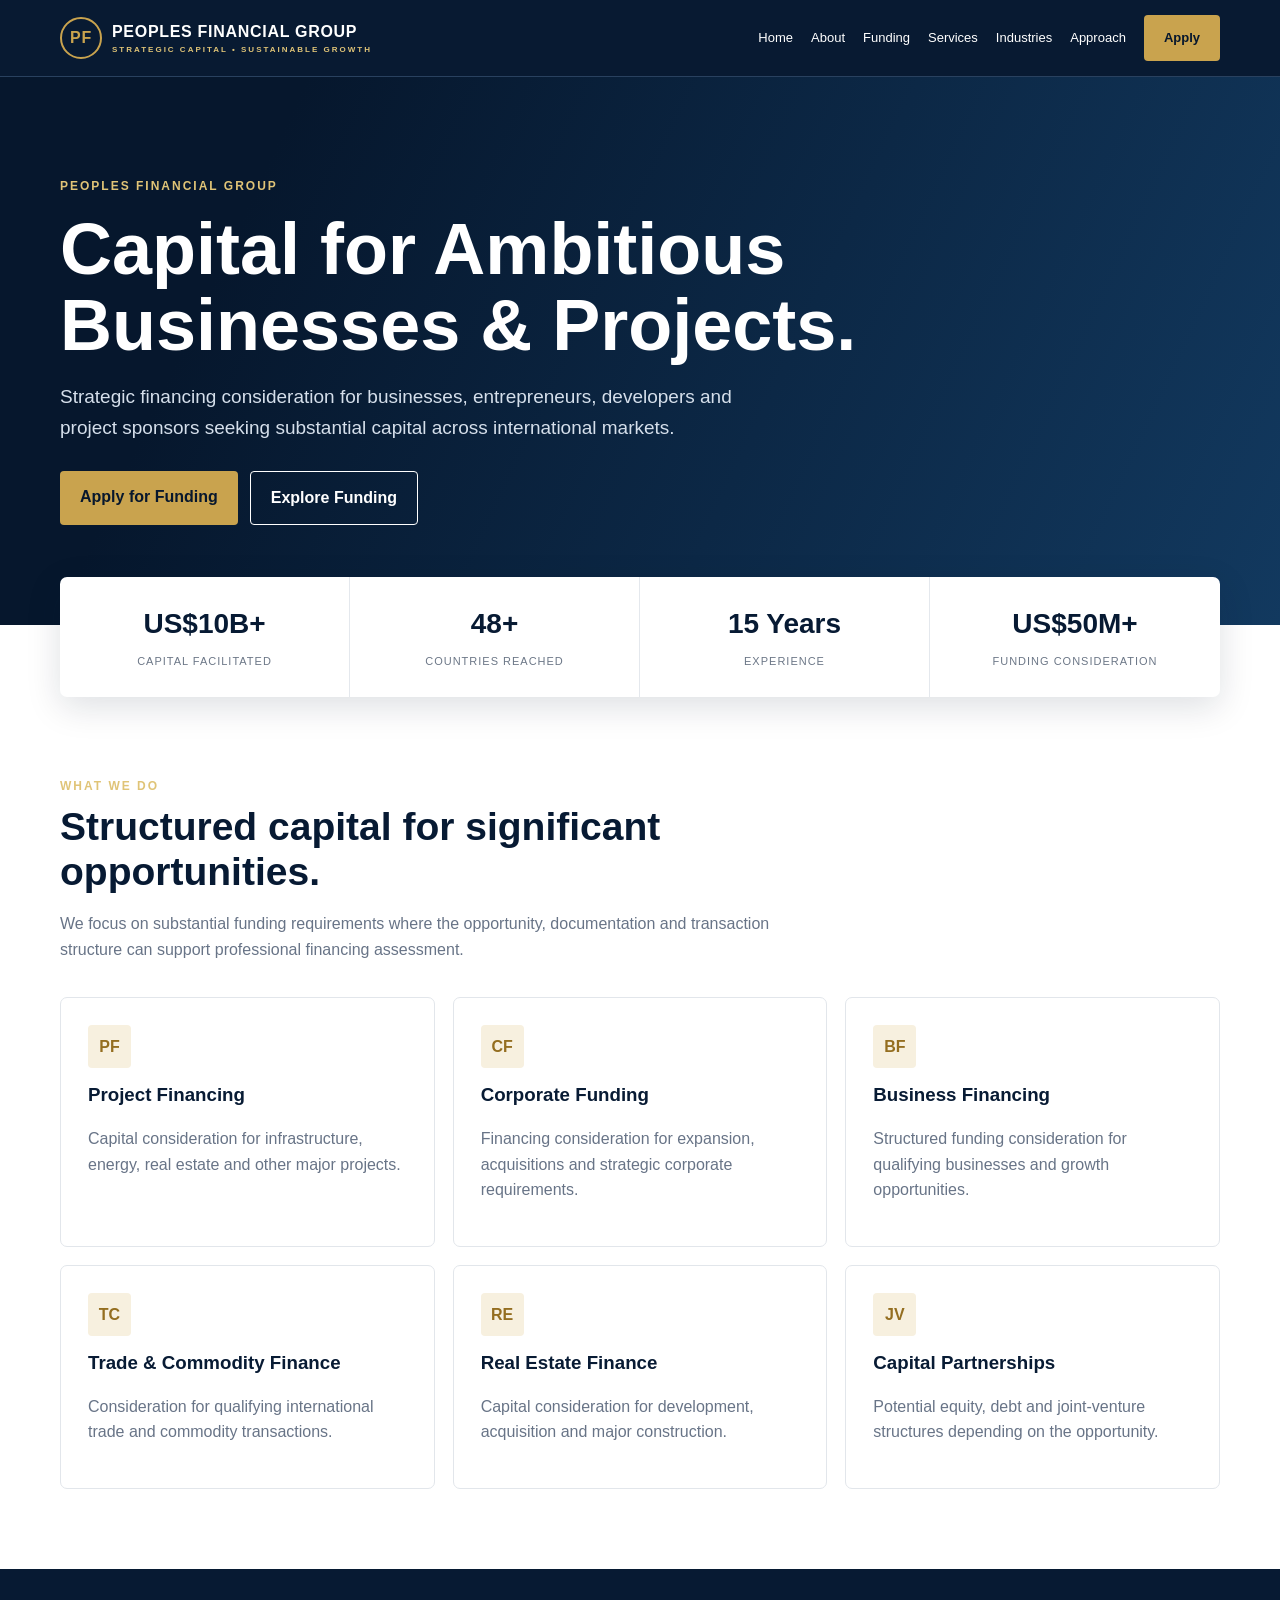
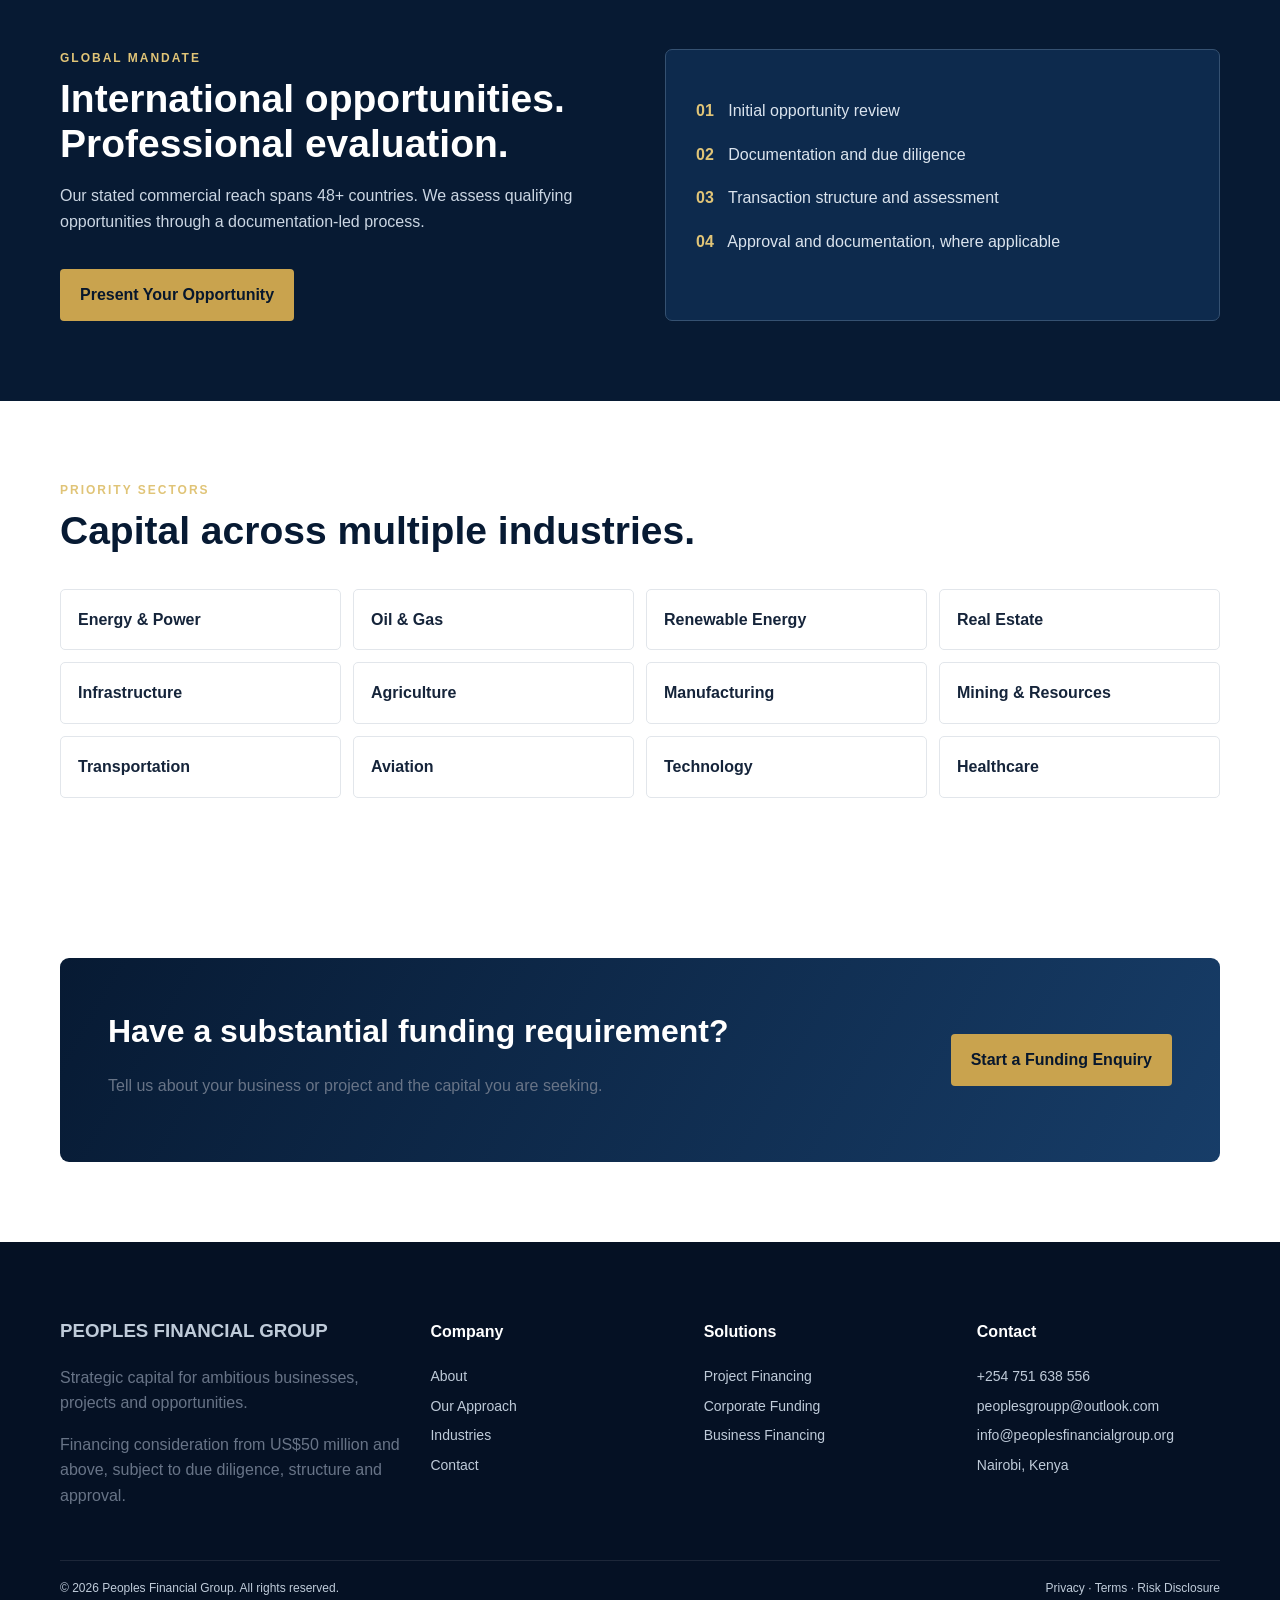
<file: index.html>
<!doctype html><html><head><meta charset="utf-8"><meta name="viewport" content="width=device-width,initial-scale=1"><title>Home | Peoples Financial Group</title><meta name="description" content="Peoples Financial Group — strategic capital and financing consideration from US$50 million and above."><link rel="stylesheet" href="assets/style.css">
<!-- Google tag (gtag.js) -->
<script async src="https://www.googletagmanager.com/gtag/js?id=AW-18564626756">
</script>
<script>
  window.dataLayer = window.dataLayer || [];
  function gtag(){dataLayer.push(arguments);}
  gtag('js', new Date());

  gtag('config', 'AW-18564626756');
</script>


</head>

<body><div class="nav"><div class="wrap navin"><a class="logo" href="index.html"><span class="mark">PF</span><span>PEOPLES FINANCIAL GROUP<small>STRATEGIC CAPITAL • SUSTAINABLE GROWTH</small></span></a><nav><a href="index.html">Home</a><a href="about.html">About</a><a href="funding.html">Funding</a><a href="services.html">Services</a><a href="industries.html">Industries</a><a href="approach.html">Approach</a><a class="btn gold" href="application.html">Apply</a></nav></div></div><main><section class="hero"><div class="wrap"><div class="ey">Peoples Financial Group</div><h1>Capital for Ambitious Businesses & Projects.</h1><p>Strategic financing consideration for businesses, entrepreneurs, developers and project sponsors seeking substantial capital across international markets.</p><div class="actions"><a class="btn gold" href="application.html">Apply for Funding</a><a class="btn outline" href="funding.html">Explore Funding</a></div></div></section><div class="wrap stats"><div class="stat"><b>US$10B+</b><span>Capital Facilitated</span></div><div class="stat"><b>48+</b><span>Countries Reached</span></div><div class="stat"><b>15 Years</b><span>Experience</span></div><div class="stat"><b>US$50M+</b><span>Funding Consideration</span></div></div><section><div class="wrap"><div class="head"><div class="ey">What We Do</div><h2>Structured capital for significant opportunities.</h2><p>We focus on substantial funding requirements where the opportunity, documentation and transaction structure can support professional financing assessment.</p></div><div class="grid"><div class="card"><div class="icon">PF</div><h3>Project Financing</h3><p>Capital consideration for infrastructure, energy, real estate and other major projects.</p></div><div class="card"><div class="icon">CF</div><h3>Corporate Funding</h3><p>Financing consideration for expansion, acquisitions and strategic corporate requirements.</p></div><div class="card"><div class="icon">BF</div><h3>Business Financing</h3><p>Structured funding consideration for qualifying businesses and growth opportunities.</p></div><div class="card"><div class="icon">TC</div><h3>Trade & Commodity Finance</h3><p>Consideration for qualifying international trade and commodity transactions.</p></div><div class="card"><div class="icon">RE</div><h3>Real Estate Finance</h3><p>Capital consideration for development, acquisition and major construction.</p></div><div class="card"><div class="icon">JV</div><h3>Capital Partnerships</h3><p>Potential equity, debt and joint-venture structures depending on the opportunity.</p></div></div></div></section><section class="dark"><div class="wrap split"><div><div class="ey">Global Mandate</div><div class="head"><h2>International opportunities. Professional evaluation.</h2><p>Our stated commercial reach spans 48+ countries. We assess qualifying opportunities through a documentation-led process.</p></div><a class="btn gold" href="application.html">Present Your Opportunity</a></div><div class="panel"><div class="check"><b>01</b> Initial opportunity review</div><div class="check"><b>02</b> Documentation and due diligence</div><div class="check"><b>03</b> Transaction structure and assessment</div><div class="check"><b>04</b> Approval and documentation, where applicable</div></div></div></section><section><div class="wrap"><div class="head"><div class="ey">Priority Sectors</div><h2>Capital across multiple industries.</h2></div><div class="sectors"><div class="sector">Energy & Power</div><div class="sector">Oil & Gas</div><div class="sector">Renewable Energy</div><div class="sector">Real Estate</div><div class="sector">Infrastructure</div><div class="sector">Agriculture</div><div class="sector">Manufacturing</div><div class="sector">Mining & Resources</div><div class="sector">Transportation</div><div class="sector">Aviation</div><div class="sector">Technology</div><div class="sector">Healthcare</div></div></div></section><section><div class="wrap"><div class="cta"><div><h2>Have a substantial funding requirement?</h2><p>Tell us about your business or project and the capital you are seeking.</p></div><a class="btn gold" href="application.html">Start a Funding Enquiry</a></div></div></section></main><footer><div class="wrap foot"><div><h3>PEOPLES FINANCIAL GROUP</h3><p>Strategic capital for ambitious businesses, projects and opportunities.</p><p>Financing consideration from US$50 million and above, subject to due diligence, structure and approval.</p></div><div><h4>Company</h4><a href="about.html">About</a><a href="approach.html">Our Approach</a><a href="industries.html">Industries</a><a href="contact.html">Contact</a></div><div><h4>Solutions</h4><a href="funding.html">Project Financing</a><a href="services.html">Corporate Funding</a><a href="services.html">Business Financing</a></div><div><h4>Contact</h4><a href="tel:+254751638556">+254 751 638 556</a><a href="mailto:peoplesgroupp@outlook.com">peoplesgroupp@outlook.com</a><a href="mailto:info@peoplesfinancialgroup.org">info@peoplesfinancialgroup.org</a><a href="contact.html">Nairobi, Kenya</a></div></div><div class="wrap legal"><span>© 2026 Peoples Financial Group. All rights reserved.</span><span><a href="privacy.html">Privacy</a> · <a href="terms.html">Terms</a> · <a href="risk.html">Risk Disclosure</a></span></div></footer></body></html>
</file>
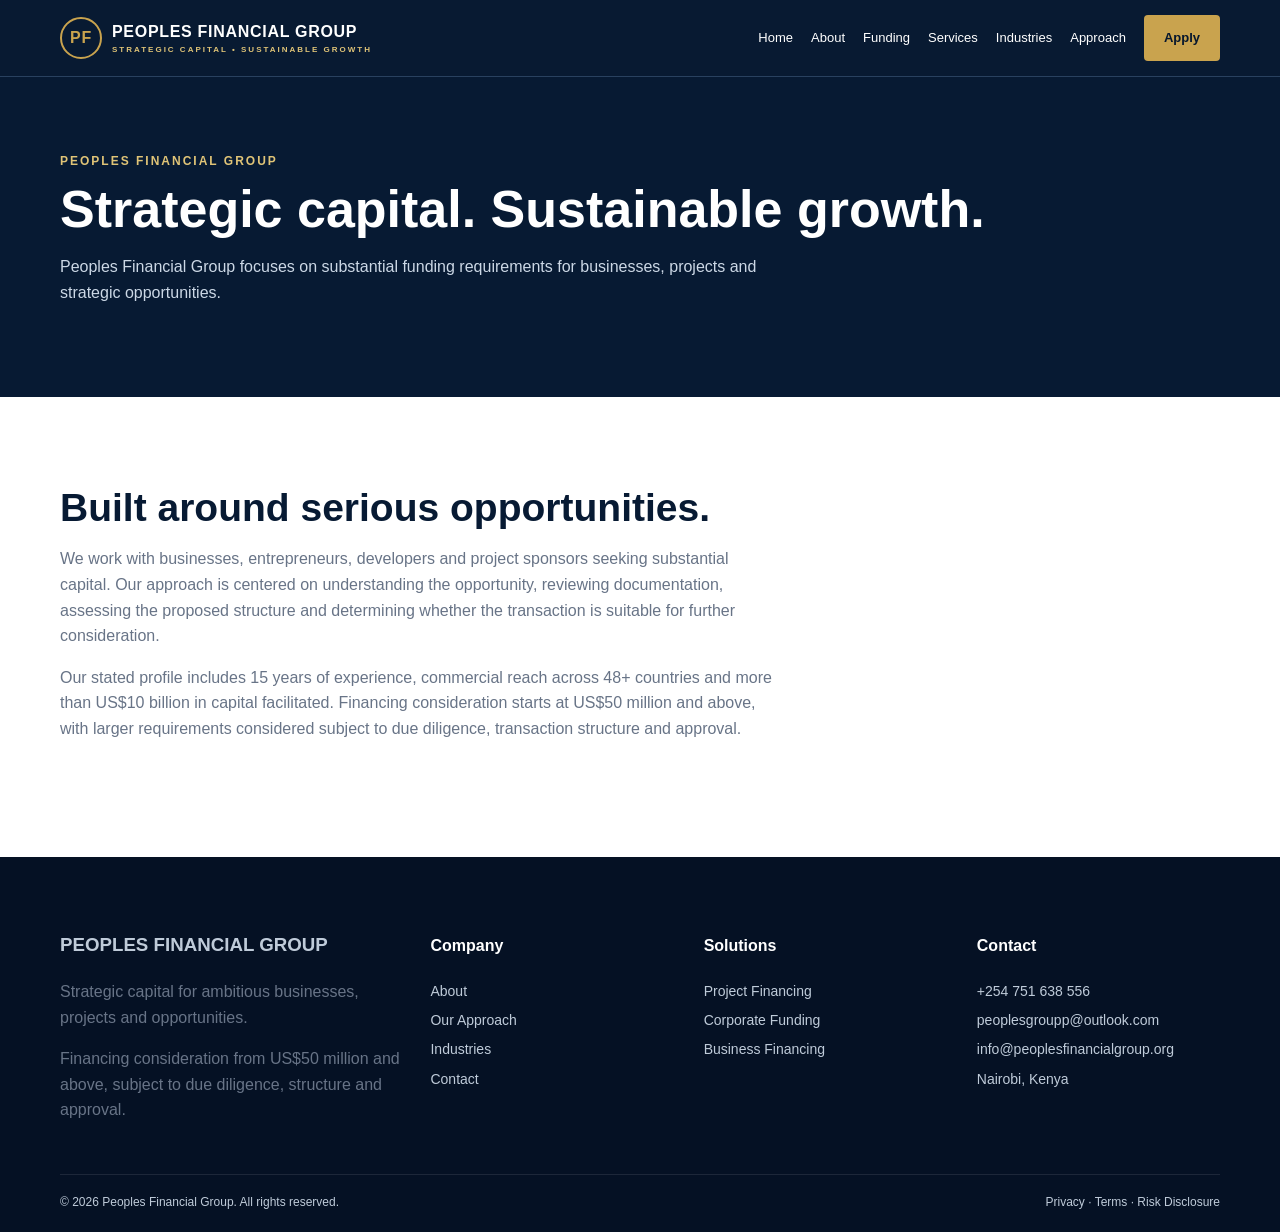
<file: about.html>
<!doctype html><html><head><meta charset="utf-8"><meta name="viewport" content="width=device-width,initial-scale=1"><title>About Us | Peoples Financial Group</title><meta name="description" content="Peoples Financial Group — strategic capital and financing consideration from US$50 million and above."><link rel="stylesheet" href="assets/style.css">
<!-- Google tag (gtag.js) -->
<script async src="https://www.googletagmanager.com/gtag/js?id=AW-18564626756">
</script>
<script>
  window.dataLayer = window.dataLayer || [];
  function gtag(){dataLayer.push(arguments);}
  gtag('js', new Date());

  gtag('config', 'AW-18564626756');
</script>


</head>

<body><div class="nav"><div class="wrap navin"><a class="logo" href="index.html"><span class="mark">PF</span><span>PEOPLES FINANCIAL GROUP<small>STRATEGIC CAPITAL • SUSTAINABLE GROWTH</small></span></a><nav><a href="index.html">Home</a><a href="about.html">About</a><a href="funding.html">Funding</a><a href="services.html">Services</a><a href="industries.html">Industries</a><a href="approach.html">Approach</a><a class="btn gold" href="application.html">Apply</a></nav></div></div><main><section class="page"><div class="wrap"><div class="ey">Peoples Financial Group</div><h1>Strategic capital. Sustainable growth.</h1><p>Peoples Financial Group focuses on substantial funding requirements for businesses, projects and strategic opportunities.</p></div></section><section><div class="wrap"><div class="head"><h2>Built around serious opportunities.</h2><p>We work with businesses, entrepreneurs, developers and project sponsors seeking substantial capital. Our approach is centered on understanding the opportunity, reviewing documentation, assessing the proposed structure and determining whether the transaction is suitable for further consideration.</p><p>Our stated profile includes 15 years of experience, commercial reach across 48+ countries and more than US$10 billion in capital facilitated. Financing consideration starts at US$50 million and above, with larger requirements considered subject to due diligence, transaction structure and approval.</p></div></div></section></main><footer><div class="wrap foot"><div><h3>PEOPLES FINANCIAL GROUP</h3><p>Strategic capital for ambitious businesses, projects and opportunities.</p><p>Financing consideration from US$50 million and above, subject to due diligence, structure and approval.</p></div><div><h4>Company</h4><a href="about.html">About</a><a href="approach.html">Our Approach</a><a href="industries.html">Industries</a><a href="contact.html">Contact</a></div><div><h4>Solutions</h4><a href="funding.html">Project Financing</a><a href="services.html">Corporate Funding</a><a href="services.html">Business Financing</a></div><div><h4>Contact</h4><a href="tel:+254751638556">+254 751 638 556</a><a href="mailto:peoplesgroupp@outlook.com">peoplesgroupp@outlook.com</a><a href="mailto:info@peoplesfinancialgroup.org">info@peoplesfinancialgroup.org</a><a href="contact.html">Nairobi, Kenya</a></div></div><div class="wrap legal"><span>© 2026 Peoples Financial Group. All rights reserved.</span><span><a href="privacy.html">Privacy</a> · <a href="terms.html">Terms</a> · <a href="risk.html">Risk Disclosure</a></span></div></footer></body></html>
</file>
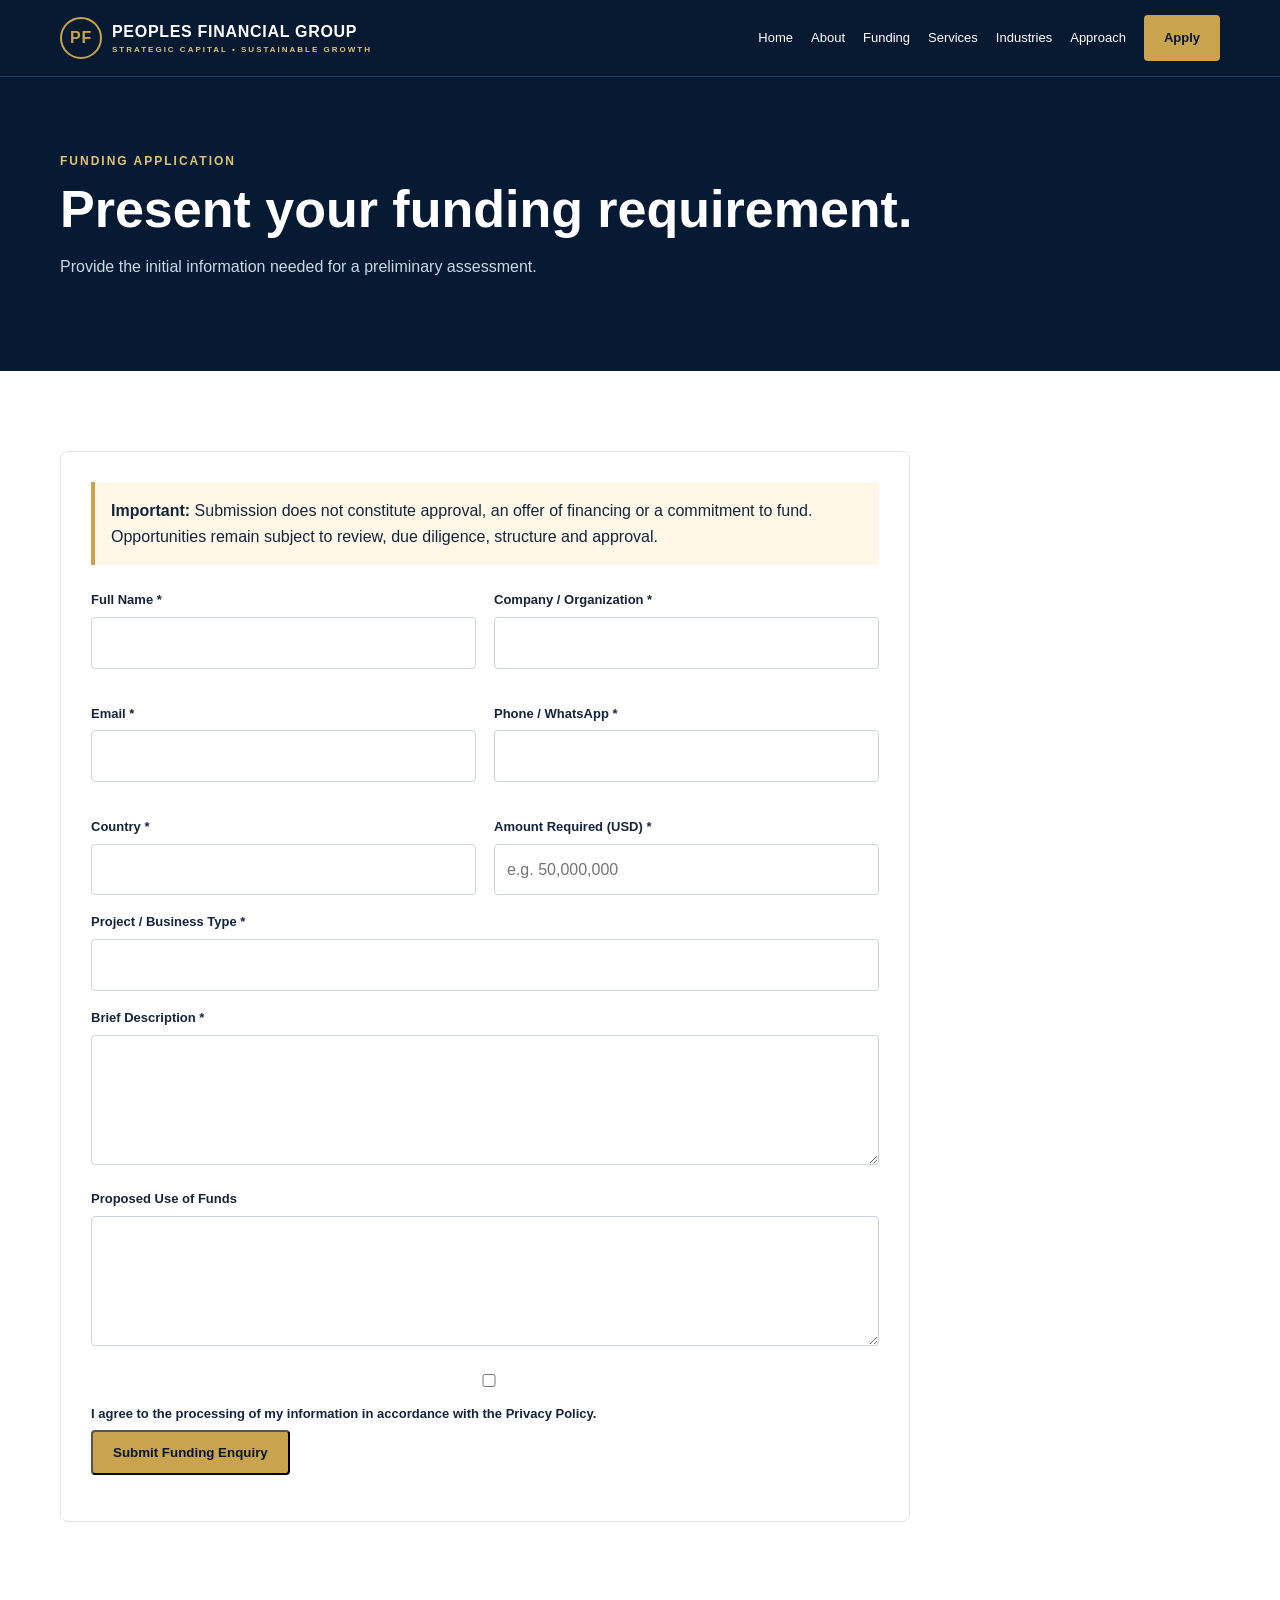
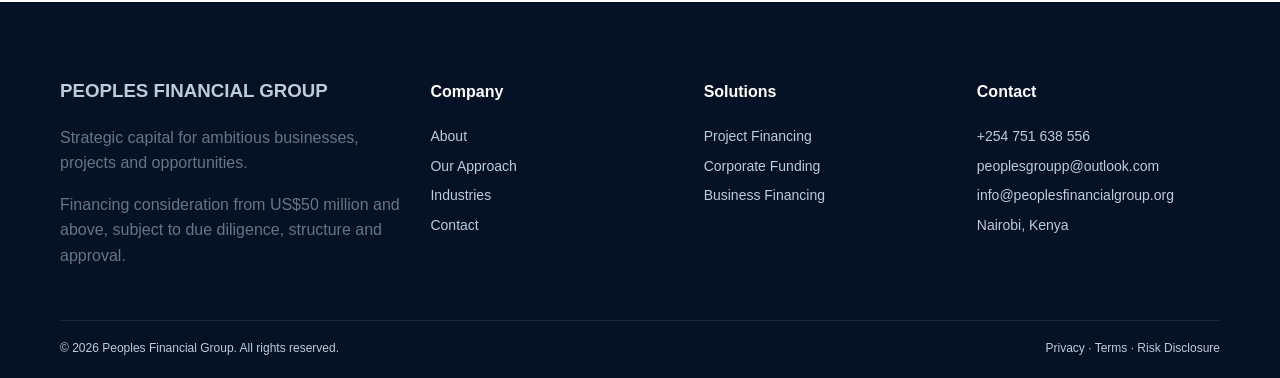
<file: application.html>
<!doctype html><html><head><meta charset="utf-8"><meta name="viewport" content="width=device-width,initial-scale=1"><title>Funding Application | Peoples Financial Group</title><meta name="description" content="Peoples Financial Group — strategic capital and financing consideration from US$50 million and above."><link rel="stylesheet" href="assets/style.css">
<!-- Google tag (gtag.js) -->
<script async src="https://www.googletagmanager.com/gtag/js?id=AW-18564626756">
</script>
<script>
  window.dataLayer = window.dataLayer || [];
  function gtag(){dataLayer.push(arguments);}
  gtag('js', new Date());

  gtag('config', 'AW-18564626756');
</script>


</head>

<body><div class="nav"><div class="wrap navin"><a class="logo" href="index.html"><span class="mark">PF</span><span>PEOPLES FINANCIAL GROUP<small>STRATEGIC CAPITAL • SUSTAINABLE GROWTH</small></span></a><nav><a href="index.html">Home</a><a href="about.html">About</a><a href="funding.html">Funding</a><a href="services.html">Services</a><a href="industries.html">Industries</a><a href="approach.html">Approach</a><a class="btn gold" href="application.html">Apply</a></nav></div></div><main><section class="page"><div class="wrap"><div class="ey">Funding Application</div><h1>Present your funding requirement.</h1><p>Provide the initial information needed for a preliminary assessment.</p></div></section><section><div class="wrap"><div class="form"><div class="notice"><b>Important:</b> Submission does not constitute approval, an offer of financing or a commitment to fund. Opportunities remain subject to review, due diligence, structure and approval.</div>
    
<form id="fundingApplicationForm"
      action="https://api.web3forms.com/submit"
      method="POST">

    <!-- REQUIRED: Replace with your real Web3Forms access key -->
    <input type="hidden" name="access_key"
           value="9cee0982-9062-40f1-846b-44e05fb7b80c">

    <!-- Email subject -->
    <input type="hidden" name="subject"
           value="New Funding Application - Peoples Financial Group">

    <!-- Sender identification -->
    <input type="hidden" name="from_name"
           value="Peoples Financial Group Website">

    <!-- Spam protection -->
    <input type="checkbox" name="botcheck"
           style="display:none">

    <div class="formgrid">

        <div>
            <label for="fullName">Full Name *</label>
            <input id="fullName" type="text"
                   name="Full Name"
                   autocomplete="name" required>
        </div>

        <div>
            <label for="company">Company / Organization *</label>
            <input id="company" type="text"
                   name="Company"
                   autocomplete="organization" required>
        </div>

        <div>
            <label for="email">Email *</label>
            <input id="email" type="email"
                   name="email"
                   autocomplete="email" required>
        </div>

        <div>
            <label for="phone">Phone / WhatsApp *</label>
            <input id="phone" type="tel"
                   name="Phone"
                   autocomplete="tel" required>
        </div>

        <div>
            <label for="country">Country *</label>
            <input id="country" type="text"
                   name="Country"
                   autocomplete="country-name" required>
        </div>

        <div>
            <label for="amount">Amount Required (USD) *</label>
            <input id="amount" type="text"
                   name="Amount Required (USD)"
                   placeholder="e.g. 50,000,000"
                   required>
        </div>

    </div>

    <label for="projectType">Project / Business Type *</label>
    <input id="projectType" type="text"
           name="Project Type" required>

    <label for="description">Brief Description *</label>
    <textarea id="description"
              name="Description" required></textarea>

    <label for="useOfFunds">Proposed Use of Funds</label>
    <textarea id="useOfFunds"
              name="Use of Funds"></textarea>

    <label>
        <input type="checkbox" name="Privacy Consent"
               value="Accepted" required>
        I agree to the processing of my information
        in accordance with the Privacy Policy.
    </label>

    <button class="btn gold" id="submitButton" type="submit">
        Submit Funding Enquiry
    </button>

    <p id="formStatus" role="status"
       aria-live="polite"></p>

</form>

<script>
document.addEventListener("DOMContentLoaded", function () {

    const form = document.getElementById("fundingApplicationForm");
    const button = document.getElementById("submitButton");
    const status = document.getElementById("formStatus");

    form.addEventListener("submit", async function (event) {

        event.preventDefault();

        button.disabled = true;
        button.textContent = "Submitting...";
        status.textContent = "Please wait while we process your application.";

        try {

            const response = await fetch(form.action, {
                method: "POST",
                body: new FormData(form),
                headers: {
                    "Accept": "application/json"
                }
            });

            const result = await response.json();

            if (!response.ok || result.success !== true) {
                throw new Error(
                    result.message || "Submission failed."
                );
            }

            // Redirect only after successful submission.
            sessionStorage.setItem("fundingApplicationSubmitted", "true");
            window.location.href = new URL(
                "thank-you.html",
                window.location.href
            ).href;

        } catch (error) {

            status.textContent =
                "We could not submit your application. Please check your connection and try again.";

            button.disabled = false;
            button.textContent = "Submit Funding Enquiry";

            console.error("Funding application error:", error);

        }

    });

});
</script>

    
</div></div></section></main><footer><div class="wrap foot"><div><h3>PEOPLES FINANCIAL GROUP</h3><p>Strategic capital for ambitious businesses, projects and opportunities.</p><p>Financing consideration from US$50 million and above, subject to due diligence, structure and approval.</p></div><div><h4>Company</h4><a href="about.html">About</a><a href="approach.html">Our Approach</a><a href="industries.html">Industries</a><a href="contact.html">Contact</a></div><div><h4>Solutions</h4><a href="funding.html">Project Financing</a><a href="services.html">Corporate Funding</a><a href="services.html">Business Financing</a></div><div><h4>Contact</h4><a href="tel:+254751638556">+254 751 638 556</a><a href="mailto:peoplesgroupp@outlook.com">peoplesgroupp@outlook.com</a><a href="mailto:info@peoplesfinancialgroup.org">info@peoplesfinancialgroup.org</a><a href="contact.html">Nairobi, Kenya</a></div></div><div class="wrap legal"><span>© 2026 Peoples Financial Group. All rights reserved.</span><span><a href="privacy.html">Privacy</a> · <a href="terms.html">Terms</a> · <a href="risk.html">Risk Disclosure</a></span></div></footer></body></html>
</file>
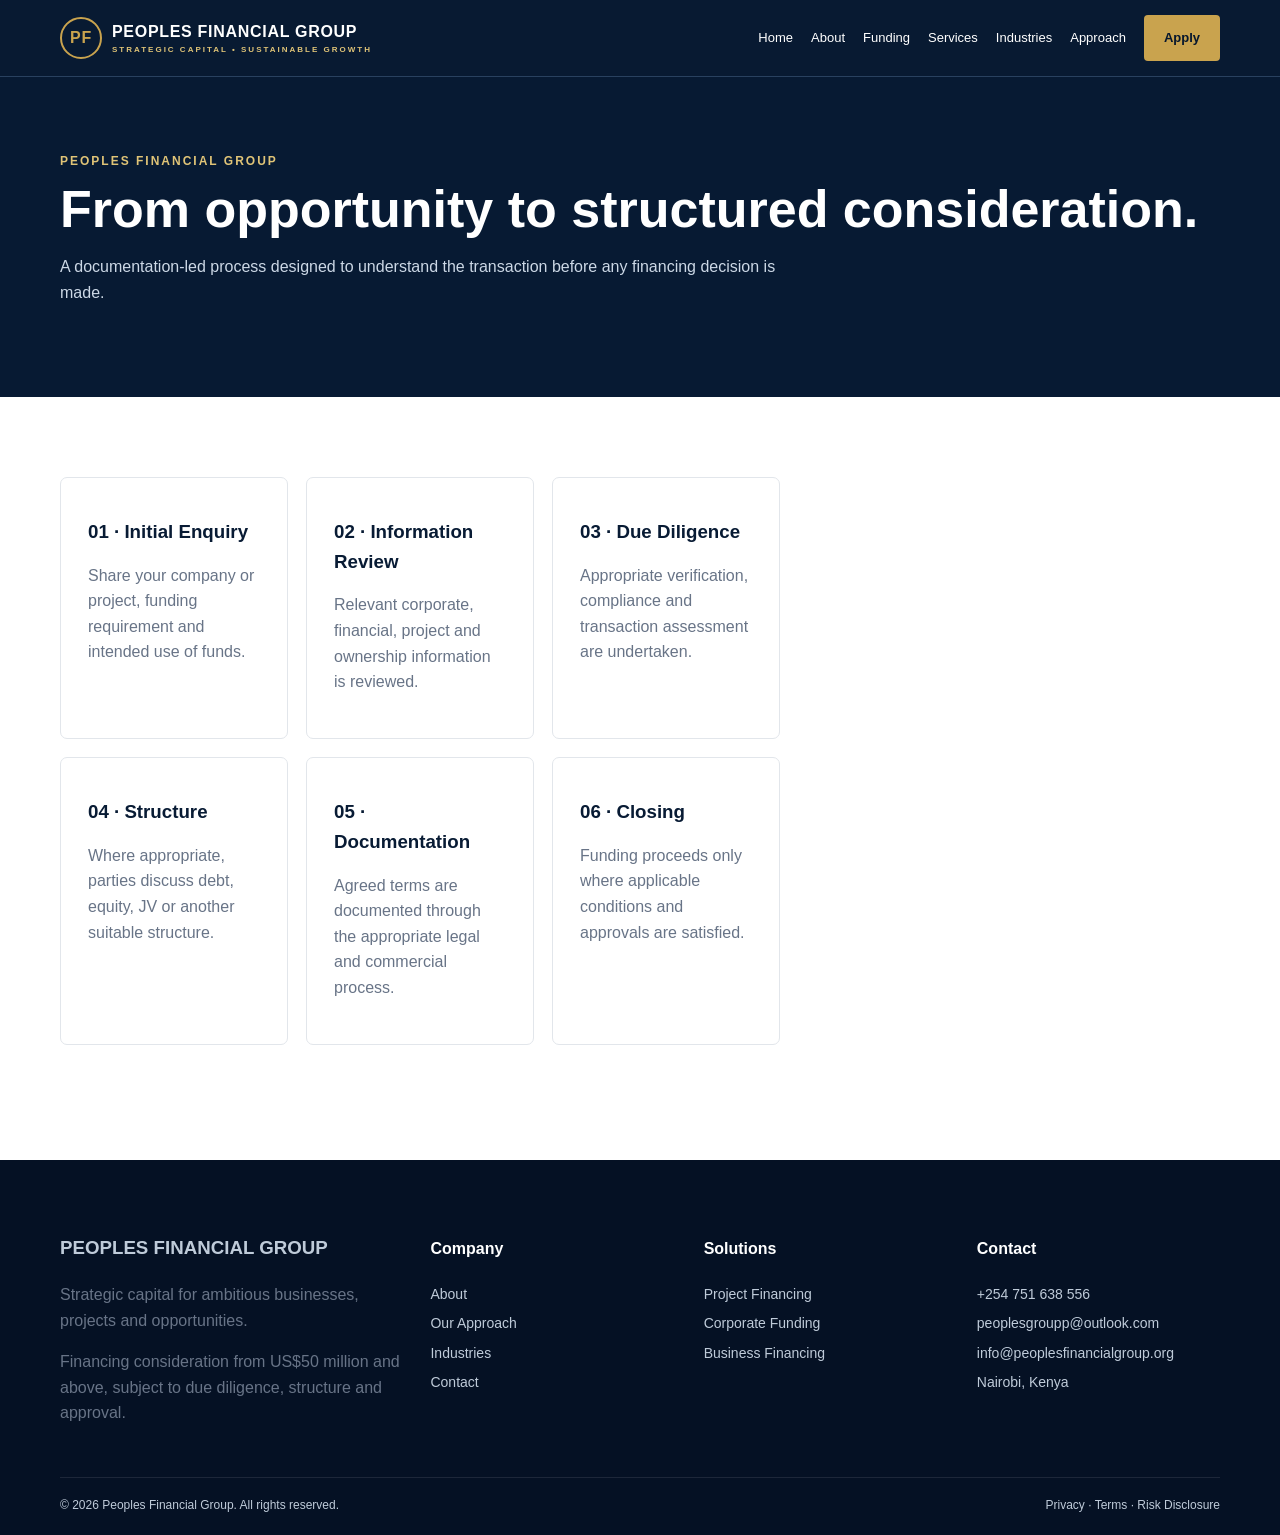
<file: approach.html>
<!doctype html><html><head><meta charset="utf-8"><meta name="viewport" content="width=device-width,initial-scale=1"><title>Our Approach | Peoples Financial Group</title><meta name="description" content="Peoples Financial Group — strategic capital and financing consideration from US$50 million and above."><link rel="stylesheet" href="assets/style.css"><script async src="https://www.googletagmanager.com/gtag/js?id=AW-18564626756"></script><script>window.dataLayer=window.dataLayer||[];function gtag(){dataLayer.push(arguments);}gtag('js',new Date());gtag('config','AW-18564626756');</script></head><body><div class="nav"><div class="wrap navin"><a class="logo" href="index.html"><span class="mark">PF</span><span>PEOPLES FINANCIAL GROUP<small>STRATEGIC CAPITAL • SUSTAINABLE GROWTH</small></span></a><nav><a href="index.html">Home</a><a href="about.html">About</a><a href="funding.html">Funding</a><a href="services.html">Services</a><a href="industries.html">Industries</a><a href="approach.html">Approach</a><a class="btn gold" href="application.html">Apply</a></nav></div></div><main><section class="page"><div class="wrap"><div class="ey">Peoples Financial Group</div><h1>From opportunity to structured consideration.</h1><p>A documentation-led process designed to understand the transaction before any financing decision is made.</p></div></section><section><div class="wrap"><div class="head"><div class="grid"><div class="card"><h3>01 · Initial Enquiry</h3><p>Share your company or project, funding requirement and intended use of funds.</p></div><div class="card"><h3>02 · Information Review</h3><p>Relevant corporate, financial, project and ownership information is reviewed.</p></div><div class="card"><h3>03 · Due Diligence</h3><p>Appropriate verification, compliance and transaction assessment are undertaken.</p></div><div class="card"><h3>04 · Structure</h3><p>Where appropriate, parties discuss debt, equity, JV or another suitable structure.</p></div><div class="card"><h3>05 · Documentation</h3><p>Agreed terms are documented through the appropriate legal and commercial process.</p></div><div class="card"><h3>06 · Closing</h3><p>Funding proceeds only where applicable conditions and approvals are satisfied.</p></div></div></div></div></section></main><footer><div class="wrap foot"><div><h3>PEOPLES FINANCIAL GROUP</h3><p>Strategic capital for ambitious businesses, projects and opportunities.</p><p>Financing consideration from US$50 million and above, subject to due diligence, structure and approval.</p></div><div><h4>Company</h4><a href="about.html">About</a><a href="approach.html">Our Approach</a><a href="industries.html">Industries</a><a href="contact.html">Contact</a></div><div><h4>Solutions</h4><a href="funding.html">Project Financing</a><a href="services.html">Corporate Funding</a><a href="services.html">Business Financing</a></div><div><h4>Contact</h4><a href="tel:+254751638556">+254 751 638 556</a><a href="mailto:peoplesgroupp@outlook.com">peoplesgroupp@outlook.com</a><a href="mailto:info@peoplesfinancialgroup.org">info@peoplesfinancialgroup.org</a><a href="contact.html">Nairobi, Kenya</a></div></div><div class="wrap legal"><span>© 2026 Peoples Financial Group. All rights reserved.</span><span><a href="privacy.html">Privacy</a> · <a href="terms.html">Terms</a> · <a href="risk.html">Risk Disclosure</a></span></div></footer></body></html>
</file>
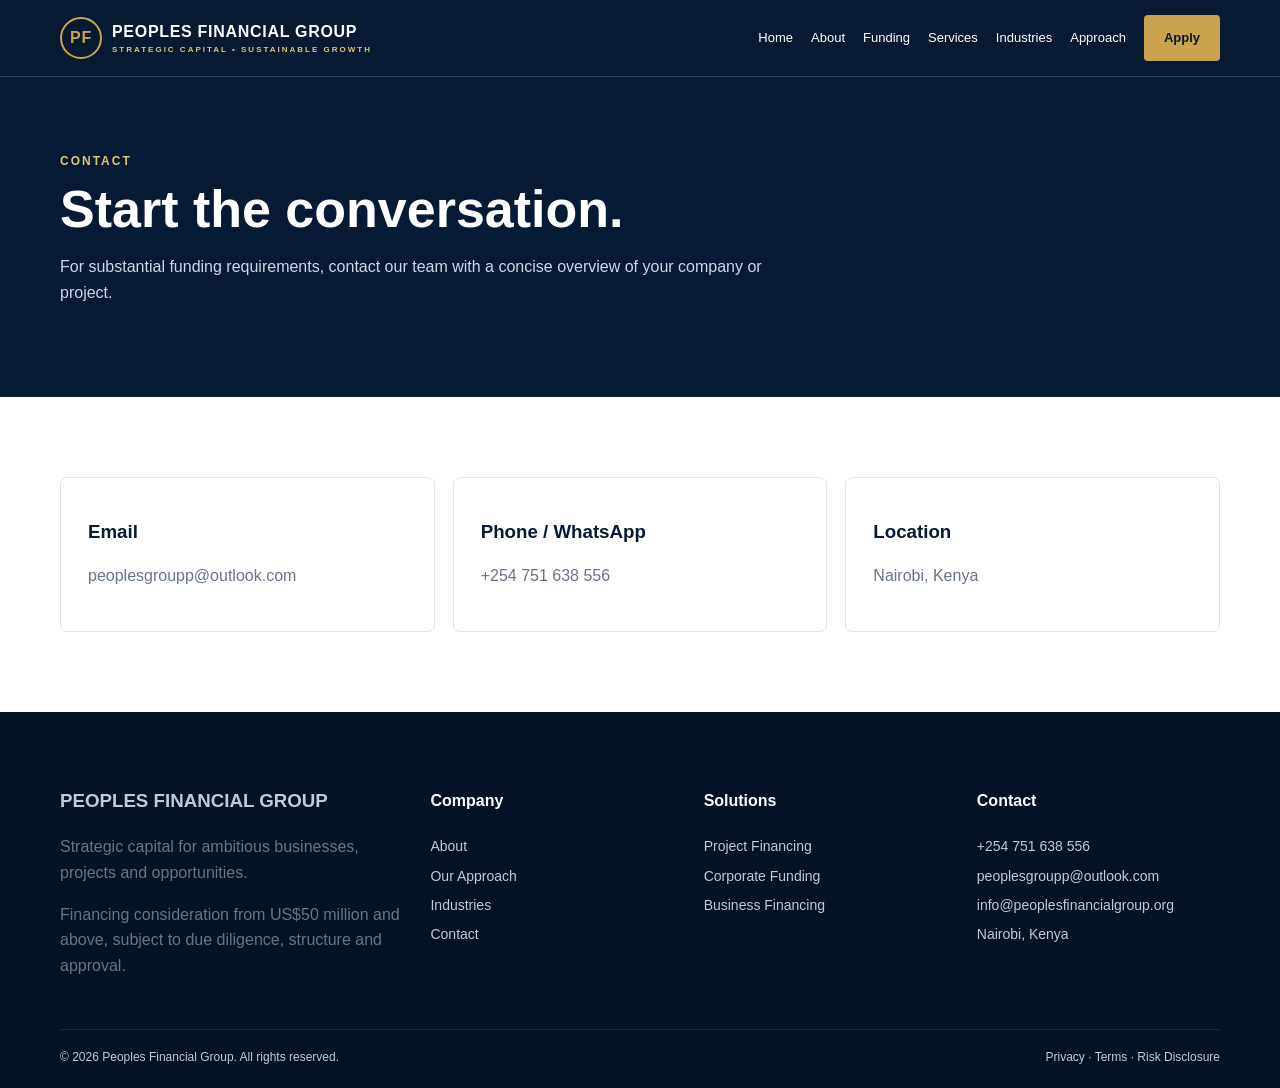
<file: contact.html>
<!doctype html><html><head><meta charset="utf-8"><meta name="viewport" content="width=device-width,initial-scale=1"><title>Contact | Peoples Financial Group</title><meta name="description" content="Peoples Financial Group — strategic capital and financing consideration from US$50 million and above."><link rel="stylesheet" href="assets/style.css">
<!-- Google tag (gtag.js) -->
<script async src="https://www.googletagmanager.com/gtag/js?id=AW-18564626756">
</script>
<script>
  window.dataLayer = window.dataLayer || [];
  function gtag(){dataLayer.push(arguments);}
  gtag('js', new Date());

  gtag('config', 'AW-18564626756');
</script>


</head>

<body><div class="nav"><div class="wrap navin"><a class="logo" href="index.html"><span class="mark">PF</span><span>PEOPLES FINANCIAL GROUP<small>STRATEGIC CAPITAL • SUSTAINABLE GROWTH</small></span></a><nav><a href="index.html">Home</a><a href="about.html">About</a><a href="funding.html">Funding</a><a href="services.html">Services</a><a href="industries.html">Industries</a><a href="approach.html">Approach</a><a class="btn gold" href="application.html">Apply</a></nav></div></div><main><section class="page"><div class="wrap"><div class="ey">Contact</div><h1>Start the conversation.</h1><p>For substantial funding requirements, contact our team with a concise overview of your company or project.</p></div></section><section><div class="wrap grid"><div class="card"><h3>Email</h3><p><a href="mailto:peoplesgroupp@outlook.com">peoplesgroupp@outlook.com</a></p></div><div class="card"><h3>Phone / WhatsApp</h3><p><a href="tel:+254751638556">+254 751 638 556</a></p></div><div class="card"><h3>Location</h3><p>Nairobi, Kenya</p></div></div></section></main><footer><div class="wrap foot"><div><h3>PEOPLES FINANCIAL GROUP</h3><p>Strategic capital for ambitious businesses, projects and opportunities.</p><p>Financing consideration from US$50 million and above, subject to due diligence, structure and approval.</p></div><div><h4>Company</h4><a href="about.html">About</a><a href="approach.html">Our Approach</a><a href="industries.html">Industries</a><a href="contact.html">Contact</a></div><div><h4>Solutions</h4><a href="funding.html">Project Financing</a><a href="services.html">Corporate Funding</a><a href="services.html">Business Financing</a></div><div><h4>Contact</h4><a href="tel:+254751638556">+254 751 638 556</a><a href="mailto:peoplesgroupp@outlook.com">peoplesgroupp@outlook.com</a><a href="mailto:info@peoplesfinancialgroup.org">info@peoplesfinancialgroup.org</a><a href="contact.html">Nairobi, Kenya</a></div></div><div class="wrap legal"><span>© 2026 Peoples Financial Group. All rights reserved.</span><span><a href="privacy.html">Privacy</a> · <a href="terms.html">Terms</a> · <a href="risk.html">Risk Disclosure</a></span></div></footer></body></html>
</file>
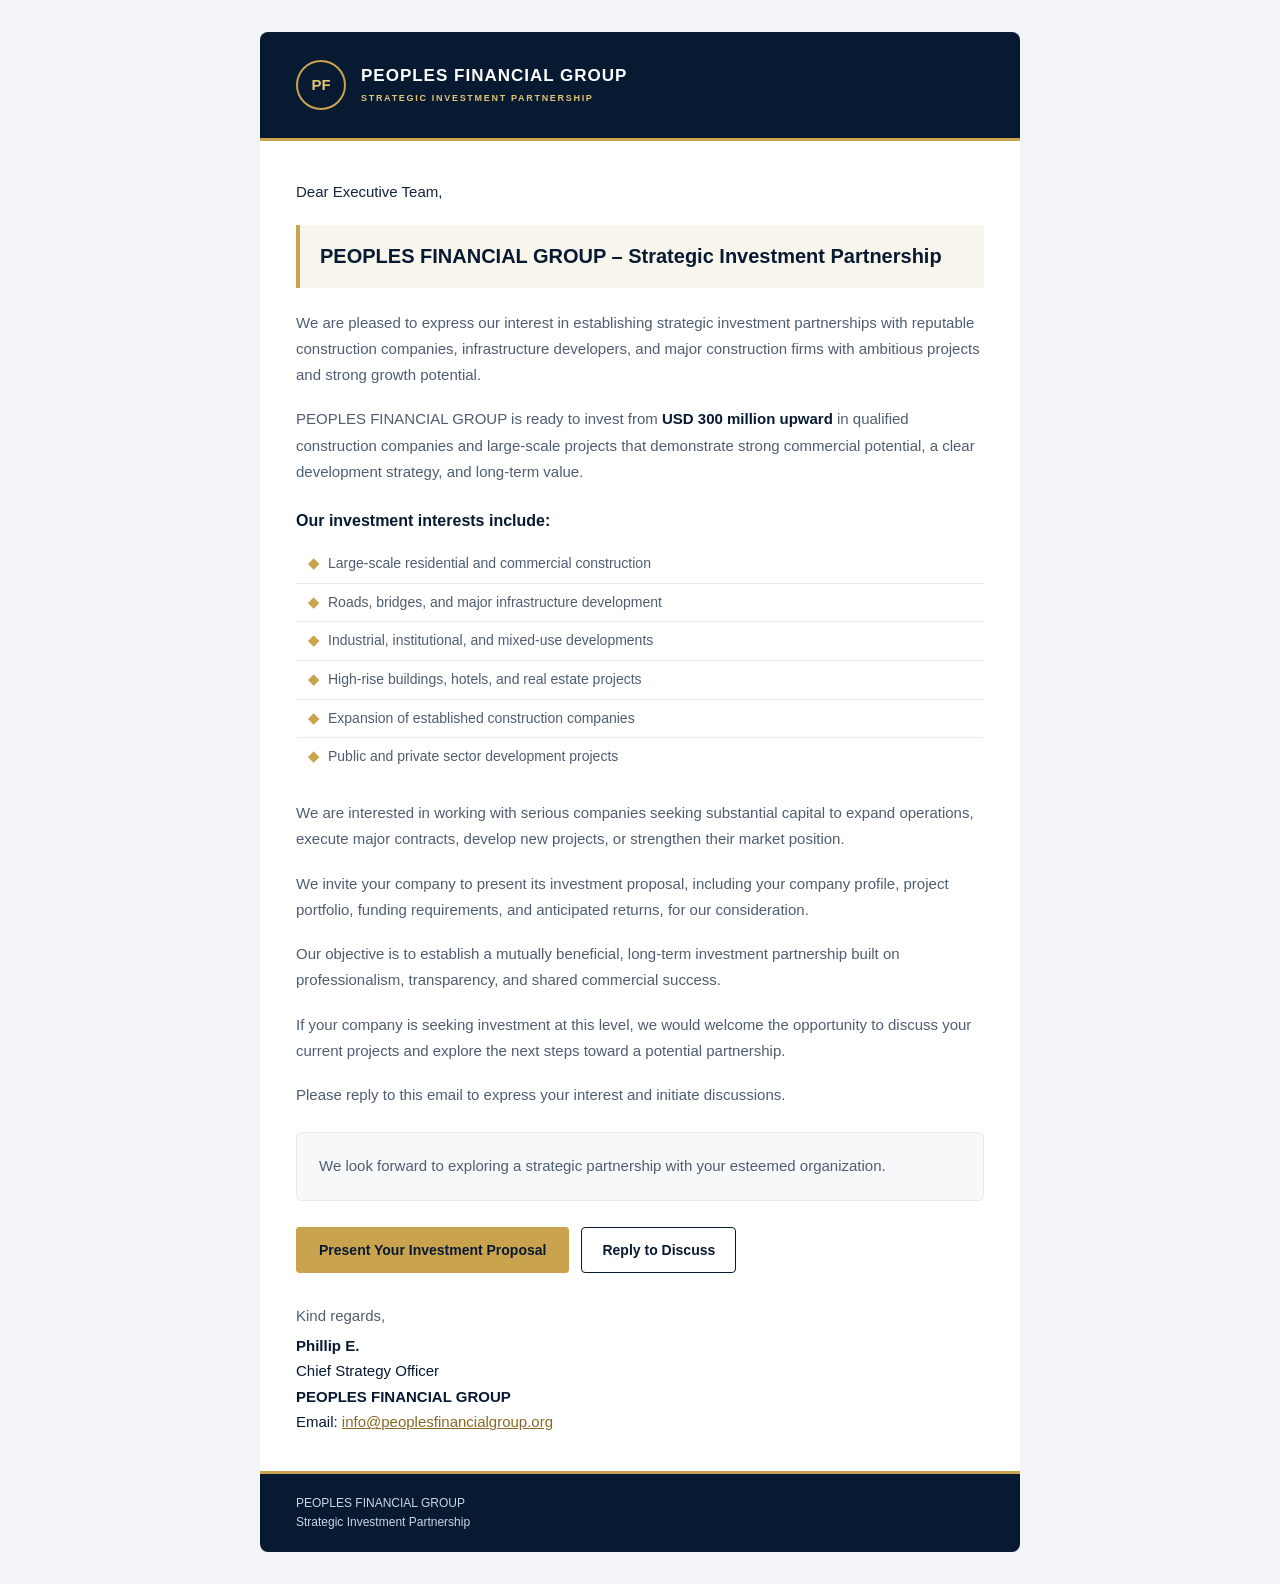
<file: email.html>
<!doctype html>
<html lang="en">
<head>
  <meta charset="utf-8">
  <meta name="viewport" content="width=device-width,initial-scale=1">
  <meta name="x-apple-disable-message-reformatting">
  <title>Strategic Investment Partnership | PEOPLES FINANCIAL GROUP</title>
  
</head>
<body style="margin:0;padding:0;background-color:#f2f4f7;font-family:Arial,Helvetica,sans-serif;color:#15243a;-webkit-text-size-adjust:100%;-ms-text-size-adjust:100%;">
  <div style="display:none;font-size:1px;color:#f2f4f7;line-height:1px;max-height:0;max-width:0;opacity:0;overflow:hidden;">
    PEOPLES FINANCIAL GROUP is exploring strategic investment partnerships with qualified construction companies and major development projects.
  </div>
  <table role="presentation" width="100%" cellspacing="0" cellpadding="0" border="0" style="width:100%;border-collapse:collapse;background-color:#f2f4f7;">
    <tr>
      <td align="center" style="padding:32px 0;text-align:center;">
        <table role="presentation" align="center" width="760" cellspacing="0" cellpadding="0" border="0" style="width:100%;max-width:760px;margin:0 auto;border-collapse:separate;border-spacing:0;background-color:#ffffff;border-radius:8px;overflow:hidden;text-align:left;">
          <tr>
            <td style="padding:28px 36px;background-color:#081a32;border-bottom:3px solid #c9a34e;">
              <table role="presentation" width="100%" cellspacing="0" cellpadding="0" border="0" style="width:100%;border-collapse:collapse;">
                <tr>
                  <td width="52" valign="middle" style="width:52px;padding-right:13px;">
                    <div style="width:46px;height:46px;border:2px solid #c9a34e;border-radius:50%;color:#e0c477;font-size:15px;font-weight:700;line-height:46px;text-align:center;">PF</div>
                  </td>
                  <td valign="middle" style="color:#ffffff;font-size:17px;font-weight:700;letter-spacing:1px;line-height:1.35;">
                    PEOPLES FINANCIAL GROUP
                    <div style="padding-top:4px;color:#e0c477;font-size:9px;font-weight:700;letter-spacing:1.7px;">STRATEGIC INVESTMENT PARTNERSHIP</div>
                  </td>
                </tr>
              </table>
            </td>
          </tr>
          <tr>
            <td style="padding:38px 36px 12px;">
              <p style="margin:0 0 20px;color:#15243a;font-size:15px;line-height:1.7;">Dear Executive Team,</p>
              <div style="margin:0 0 22px;padding:18px 20px;border-left:4px solid #c9a34e;background-color:#f8f5ed;color:#081a32;font-size:20px;font-weight:700;line-height:1.35;">
                PEOPLES FINANCIAL GROUP – Strategic Investment Partnership
              </div>
              <p style="margin:0 0 18px;color:#4f5d70;font-size:15px;line-height:1.75;">
                We are pleased to express our interest in establishing strategic investment partnerships with reputable construction companies, infrastructure developers, and major construction firms with ambitious projects and strong growth potential.
              </p>
              <p style="margin:0 0 24px;color:#4f5d70;font-size:15px;line-height:1.75;">
                PEOPLES FINANCIAL GROUP is ready to invest from <strong style="color:#081a32;">USD 300 million upward</strong> in qualified construction companies and large-scale projects that demonstrate strong commercial potential, a clear development strategy, and long-term value.
              </p>
              <div style="margin:0 0 12px;color:#081a32;font-size:16px;font-weight:700;line-height:1.5;">Our investment interests include:</div>
              <table role="presentation" width="100%" cellspacing="0" cellpadding="0" border="0" style="width:100%;margin:0 0 24px;border-collapse:collapse;">
                <tr>
                  <td style="padding:8px 12px;border-bottom:1px solid #e7eaf0;color:#4f5d70;font-size:14px;line-height:1.55;"><span style="padding-right:9px;color:#c9a34e;font-weight:700;">&#9670;</span>Large-scale residential and commercial construction</td>
                </tr>
                <tr>
                  <td style="padding:8px 12px;border-bottom:1px solid #e7eaf0;color:#4f5d70;font-size:14px;line-height:1.55;"><span style="padding-right:9px;color:#c9a34e;font-weight:700;">&#9670;</span>Roads, bridges, and major infrastructure development</td>
                </tr>
                <tr>
                  <td style="padding:8px 12px;border-bottom:1px solid #e7eaf0;color:#4f5d70;font-size:14px;line-height:1.55;"><span style="padding-right:9px;color:#c9a34e;font-weight:700;">&#9670;</span>Industrial, institutional, and mixed-use developments</td>
                </tr>
                <tr>
                  <td style="padding:8px 12px;border-bottom:1px solid #e7eaf0;color:#4f5d70;font-size:14px;line-height:1.55;"><span style="padding-right:9px;color:#c9a34e;font-weight:700;">&#9670;</span>High-rise buildings, hotels, and real estate projects</td>
                </tr>
                <tr>
                  <td style="padding:8px 12px;border-bottom:1px solid #e7eaf0;color:#4f5d70;font-size:14px;line-height:1.55;"><span style="padding-right:9px;color:#c9a34e;font-weight:700;">&#9670;</span>Expansion of established construction companies</td>
                </tr>
                <tr>
                  <td style="padding:8px 12px;color:#4f5d70;font-size:14px;line-height:1.55;"><span style="padding-right:9px;color:#c9a34e;font-weight:700;">&#9670;</span>Public and private sector development projects</td>
                </tr>
              </table>
              <p style="margin:0 0 18px;color:#4f5d70;font-size:15px;line-height:1.75;">
                We are interested in working with serious companies seeking substantial capital to expand operations, execute major contracts, develop new projects, or strengthen their market position.
              </p>
              <p style="margin:0 0 18px;color:#4f5d70;font-size:15px;line-height:1.75;">
                We invite your company to present its investment proposal, including your company profile, project portfolio, funding requirements, and anticipated returns, for our consideration.
              </p>
              <p style="margin:0 0 18px;color:#4f5d70;font-size:15px;line-height:1.75;">
                Our objective is to establish a mutually beneficial, long-term investment partnership built on professionalism, transparency, and shared commercial success.
              </p>
              <p style="margin:0 0 18px;color:#4f5d70;font-size:15px;line-height:1.75;">
                If your company is seeking investment at this level, we would welcome the opportunity to discuss your current projects and explore the next steps toward a potential partnership.
              </p>
              <p style="margin:0 0 24px;color:#4f5d70;font-size:15px;line-height:1.75;">
                Please reply to this email to express your interest and initiate discussions.
              </p>
              <div style="padding:20px 22px;background-color:#f7f8fa;border:1px solid #e7eaf0;border-radius:5px;">
                <p style="margin:0;color:#4f5d70;font-size:15px;line-height:1.75;">
                  We look forward to exploring a strategic partnership with your esteemed organization.
                </p>
              </div>
              <table role="presentation" cellspacing="0" cellpadding="0" border="0" style="margin:26px 0 30px;border-collapse:separate;">
                <tr>
                  <td align="center" bgcolor="#c9a34e" style="border-radius:4px;">
                    <a href="mailto:info@peoplesfinancialgroup.org?subject=Strategic%20Investment%20Partnership%20Proposal" style="display:inline-block;padding:14px 22px;border:1px solid #c9a34e;border-radius:4px;background-color:#c9a34e;color:#081a32;font-size:14px;font-weight:700;line-height:1.2;text-align:center;text-decoration:none;">Present Your Investment Proposal</a>
                  </td>
                  <td width="12" style="width:12px;font-size:1px;line-height:1px;">&nbsp;</td>
                  <td align="center" style="border:1px solid #081a32;border-radius:4px;">
                    <a href="mailto:info@peoplesfinancialgroup.org" style="display:inline-block;padding:14px 20px;border-radius:4px;color:#081a32;font-size:14px;font-weight:700;line-height:1.2;text-align:center;text-decoration:none;">Reply to Discuss</a>
                  </td>
                </tr>
              </table>
              <p style="margin:0 0 4px;color:#4f5d70;font-size:15px;line-height:1.7;">Kind regards,</p>
              <p style="margin:0 0 24px;color:#081a32;font-size:15px;line-height:1.7;">
                <strong>Phillip E.</strong><br>
                Chief Strategy Officer<br>
                <strong>PEOPLES FINANCIAL GROUP</strong><br>
                Email: <a href="mailto:info@peoplesfinancialgroup.org" style="color:#8a6824;text-decoration:underline;">info@peoplesfinancialgroup.org</a>
              </p>
            </td>
          </tr>
          <tr>
            <td style="padding:20px 36px;background-color:#081a32;border-top:3px solid #c9a34e;">
              <p style="margin:0;color:#cbd6e3;font-size:12px;line-height:1.6;">
                PEOPLES FINANCIAL GROUP<br>
                Strategic Investment Partnership
              </p>
            </td>
          </tr>
        </table>
      </td>
    </tr>
  </table>
</body>
</html>
</file>
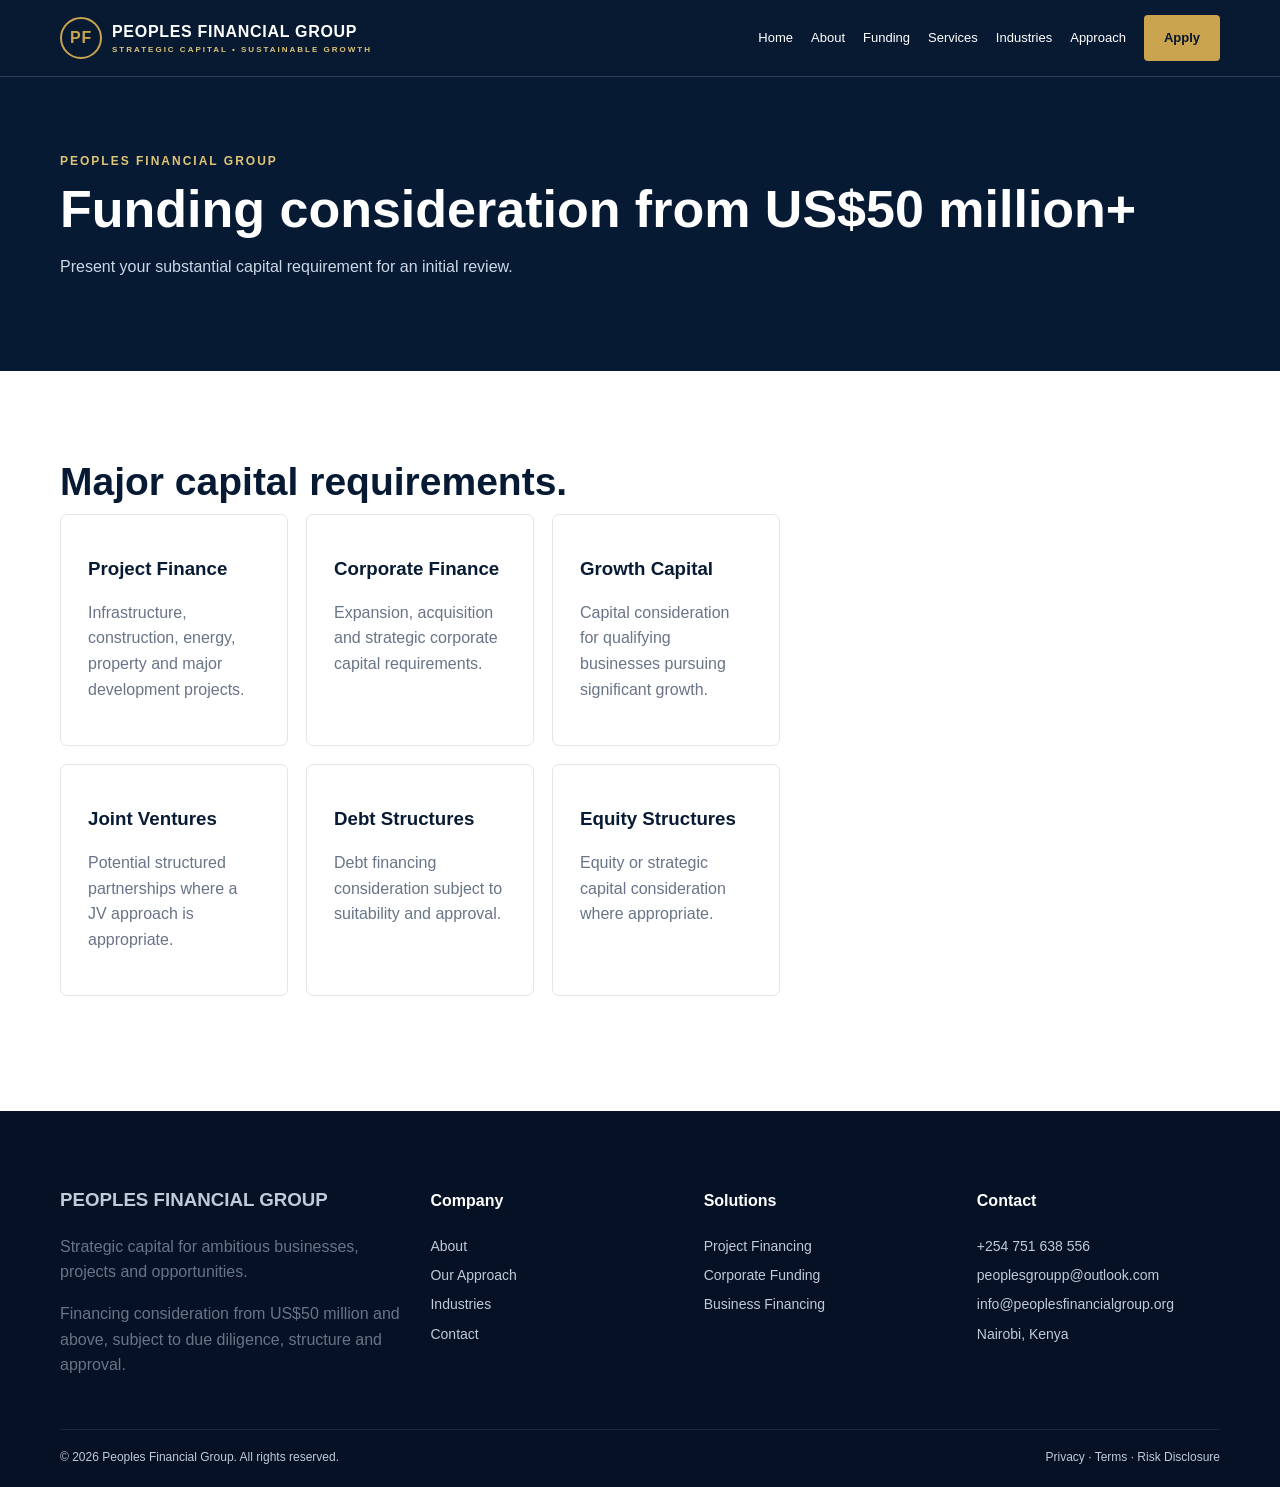
<file: funding.html>
<!doctype html><html><head><meta charset="utf-8"><meta name="viewport" content="width=device-width,initial-scale=1"><title>Investment & Funding | Peoples Financial Group</title><meta name="description" content="Peoples Financial Group — strategic capital and financing consideration from US$50 million and above."><link rel="stylesheet" href="assets/style.css">
<!-- Google tag (gtag.js) -->
<script async src="https://www.googletagmanager.com/gtag/js?id=AW-18564626756">
</script>
<script>
  window.dataLayer = window.dataLayer || [];
  function gtag(){dataLayer.push(arguments);}
  gtag('js', new Date());

  gtag('config', 'AW-18564626756');
</script>



</head>

<body><div class="nav"><div class="wrap navin"><a class="logo" href="index.html"><span class="mark">PF</span><span>PEOPLES FINANCIAL GROUP<small>STRATEGIC CAPITAL • SUSTAINABLE GROWTH</small></span></a><nav><a href="index.html">Home</a><a href="about.html">About</a><a href="funding.html">Funding</a><a href="services.html">Services</a><a href="industries.html">Industries</a><a href="approach.html">Approach</a><a class="btn gold" href="application.html">Apply</a></nav></div></div><main><section class="page"><div class="wrap"><div class="ey">Peoples Financial Group</div><h1>Funding consideration from US$50 million+</h1><p>Present your substantial capital requirement for an initial review.</p></div></section><section><div class="wrap"><div class="head"><h2>Major capital requirements.</h2><div class="grid"><div class="card"><h3>Project Finance</h3><p>Infrastructure, construction, energy, property and major development projects.</p></div><div class="card"><h3>Corporate Finance</h3><p>Expansion, acquisition and strategic corporate capital requirements.</p></div><div class="card"><h3>Growth Capital</h3><p>Capital consideration for qualifying businesses pursuing significant growth.</p></div><div class="card"><h3>Joint Ventures</h3><p>Potential structured partnerships where a JV approach is appropriate.</p></div><div class="card"><h3>Debt Structures</h3><p>Debt financing consideration subject to suitability and approval.</p></div><div class="card"><h3>Equity Structures</h3><p>Equity or strategic capital consideration where appropriate.</p></div></div></div></div></section></main><footer><div class="wrap foot"><div><h3>PEOPLES FINANCIAL GROUP</h3><p>Strategic capital for ambitious businesses, projects and opportunities.</p><p>Financing consideration from US$50 million and above, subject to due diligence, structure and approval.</p></div><div><h4>Company</h4><a href="about.html">About</a><a href="approach.html">Our Approach</a><a href="industries.html">Industries</a><a href="contact.html">Contact</a></div><div><h4>Solutions</h4><a href="funding.html">Project Financing</a><a href="services.html">Corporate Funding</a><a href="services.html">Business Financing</a></div><div><h4>Contact</h4><a href="tel:+254751638556">+254 751 638 556</a><a href="mailto:peoplesgroupp@outlook.com">peoplesgroupp@outlook.com</a><a href="mailto:info@peoplesfinancialgroup.org">info@peoplesfinancialgroup.org</a><a href="contact.html">Nairobi, Kenya</a></div></div><div class="wrap legal"><span>© 2026 Peoples Financial Group. All rights reserved.</span><span><a href="privacy.html">Privacy</a> · <a href="terms.html">Terms</a> · <a href="risk.html">Risk Disclosure</a></span></div></footer></body></html>
</file>
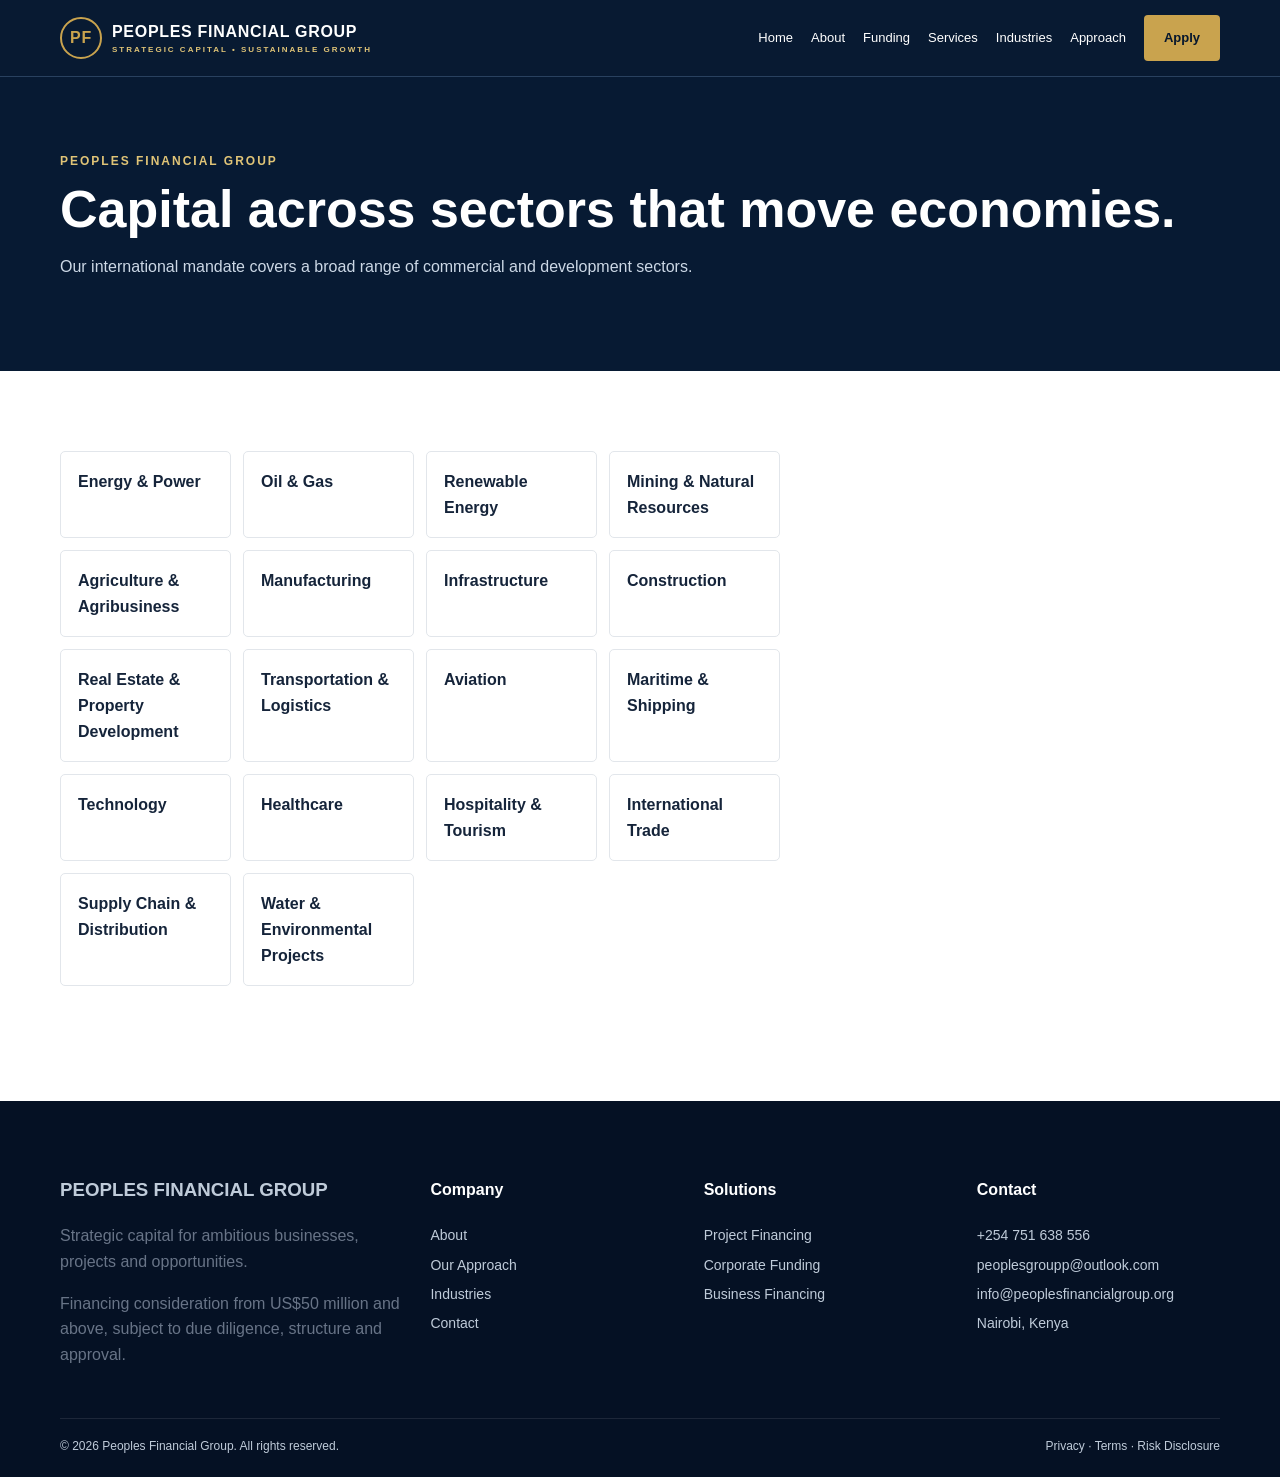
<file: industries.html>
<!doctype html><html><head><meta charset="utf-8"><meta name="viewport" content="width=device-width,initial-scale=1"><title>Industries | Peoples Financial Group</title><meta name="description" content="Peoples Financial Group — strategic capital and financing consideration from US$50 million and above."><link rel="stylesheet" href="assets/style.css"><script async src="https://www.googletagmanager.com/gtag/js?id=AW-18564626756"></script><script>window.dataLayer=window.dataLayer||[];function gtag(){dataLayer.push(arguments);}gtag('js',new Date());gtag('config','AW-18564626756');</script></head><body><div class="nav"><div class="wrap navin"><a class="logo" href="index.html"><span class="mark">PF</span><span>PEOPLES FINANCIAL GROUP<small>STRATEGIC CAPITAL • SUSTAINABLE GROWTH</small></span></a><nav><a href="index.html">Home</a><a href="about.html">About</a><a href="funding.html">Funding</a><a href="services.html">Services</a><a href="industries.html">Industries</a><a href="approach.html">Approach</a><a class="btn gold" href="application.html">Apply</a></nav></div></div><main><section class="page"><div class="wrap"><div class="ey">Peoples Financial Group</div><h1>Capital across sectors that move economies.</h1><p>Our international mandate covers a broad range of commercial and development sectors.</p></div></section><section><div class="wrap"><div class="head"><div class="sectors"><div class="sector">Energy & Power</div><div class="sector">Oil & Gas</div><div class="sector">Renewable Energy</div><div class="sector">Mining & Natural Resources</div><div class="sector">Agriculture & Agribusiness</div><div class="sector">Manufacturing</div><div class="sector">Infrastructure</div><div class="sector">Construction</div><div class="sector">Real Estate & Property Development</div><div class="sector">Transportation & Logistics</div><div class="sector">Aviation</div><div class="sector">Maritime & Shipping</div><div class="sector">Technology</div><div class="sector">Healthcare</div><div class="sector">Hospitality & Tourism</div><div class="sector">International Trade</div><div class="sector">Supply Chain & Distribution</div><div class="sector">Water & Environmental Projects</div></div></div></div></section></main><footer><div class="wrap foot"><div><h3>PEOPLES FINANCIAL GROUP</h3><p>Strategic capital for ambitious businesses, projects and opportunities.</p><p>Financing consideration from US$50 million and above, subject to due diligence, structure and approval.</p></div><div><h4>Company</h4><a href="about.html">About</a><a href="approach.html">Our Approach</a><a href="industries.html">Industries</a><a href="contact.html">Contact</a></div><div><h4>Solutions</h4><a href="funding.html">Project Financing</a><a href="services.html">Corporate Funding</a><a href="services.html">Business Financing</a></div><div><h4>Contact</h4><a href="tel:+254751638556">+254 751 638 556</a><a href="mailto:peoplesgroupp@outlook.com">peoplesgroupp@outlook.com</a><a href="mailto:info@peoplesfinancialgroup.org">info@peoplesfinancialgroup.org</a><a href="contact.html">Nairobi, Kenya</a></div></div><div class="wrap legal"><span>© 2026 Peoples Financial Group. All rights reserved.</span><span><a href="privacy.html">Privacy</a> · <a href="terms.html">Terms</a> · <a href="risk.html">Risk Disclosure</a></span></div></footer></body></html>
</file>
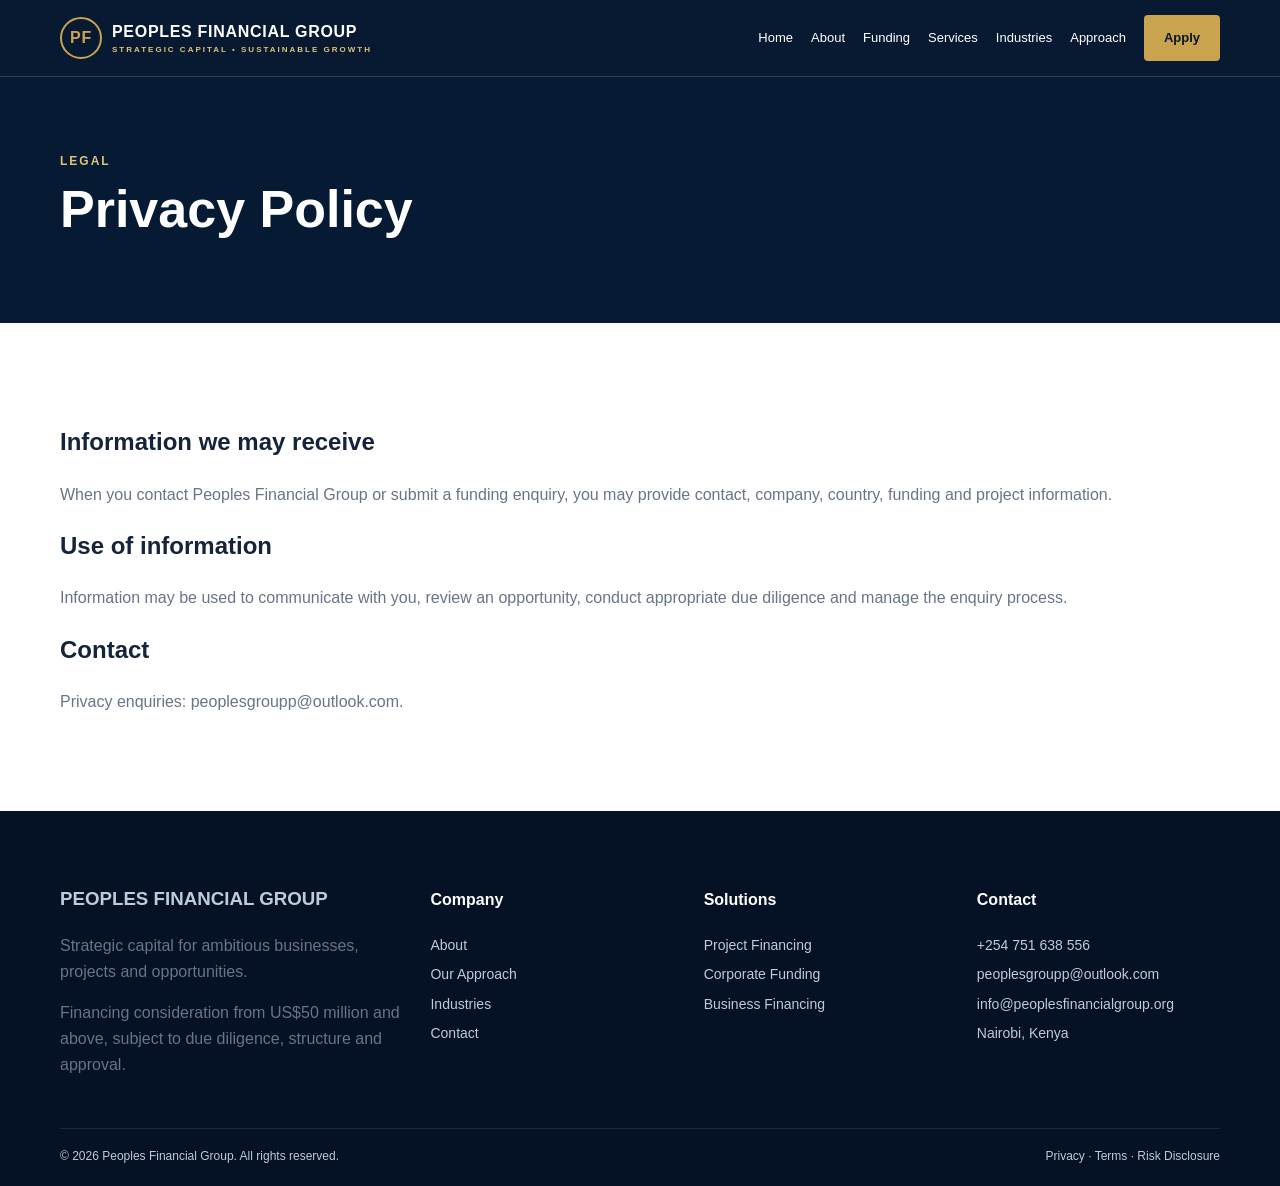
<file: privacy.html>
<!doctype html><html><head><meta charset="utf-8"><meta name="viewport" content="width=device-width,initial-scale=1"><title>Privacy Policy | Peoples Financial Group</title><meta name="description" content="Peoples Financial Group — strategic capital and financing consideration from US$50 million and above."><link rel="stylesheet" href="assets/style.css"><script async src="https://www.googletagmanager.com/gtag/js?id=AW-18564626756"></script><script>window.dataLayer=window.dataLayer||[];function gtag(){dataLayer.push(arguments);}gtag('js',new Date());gtag('config','AW-18564626756');</script></head><body><div class="nav"><div class="wrap navin"><a class="logo" href="index.html"><span class="mark">PF</span><span>PEOPLES FINANCIAL GROUP<small>STRATEGIC CAPITAL • SUSTAINABLE GROWTH</small></span></a><nav><a href="index.html">Home</a><a href="about.html">About</a><a href="funding.html">Funding</a><a href="services.html">Services</a><a href="industries.html">Industries</a><a href="approach.html">Approach</a><a class="btn gold" href="application.html">Apply</a></nav></div></div><main><section class="page"><div class="wrap"><div class="ey">Legal</div><h1>Privacy Policy</h1></div></section><section><div class="wrap"><h2>Information we may receive</h2><p>When you contact Peoples Financial Group or submit a funding enquiry, you may provide contact, company, country, funding and project information.</p><h2>Use of information</h2><p>Information may be used to communicate with you, review an opportunity, conduct appropriate due diligence and manage the enquiry process.</p><h2>Contact</h2><p>Privacy enquiries: <a href="mailto:peoplesgroupp@outlook.com">peoplesgroupp@outlook.com</a>.</p></div></section></main><footer><div class="wrap foot"><div><h3>PEOPLES FINANCIAL GROUP</h3><p>Strategic capital for ambitious businesses, projects and opportunities.</p><p>Financing consideration from US$50 million and above, subject to due diligence, structure and approval.</p></div><div><h4>Company</h4><a href="about.html">About</a><a href="approach.html">Our Approach</a><a href="industries.html">Industries</a><a href="contact.html">Contact</a></div><div><h4>Solutions</h4><a href="funding.html">Project Financing</a><a href="services.html">Corporate Funding</a><a href="services.html">Business Financing</a></div><div><h4>Contact</h4><a href="tel:+254751638556">+254 751 638 556</a><a href="mailto:peoplesgroupp@outlook.com">peoplesgroupp@outlook.com</a><a href="mailto:info@peoplesfinancialgroup.org">info@peoplesfinancialgroup.org</a><a href="contact.html">Nairobi, Kenya</a></div></div><div class="wrap legal"><span>© 2026 Peoples Financial Group. All rights reserved.</span><span><a href="privacy.html">Privacy</a> · <a href="terms.html">Terms</a> · <a href="risk.html">Risk Disclosure</a></span></div></footer></body></html>
</file>
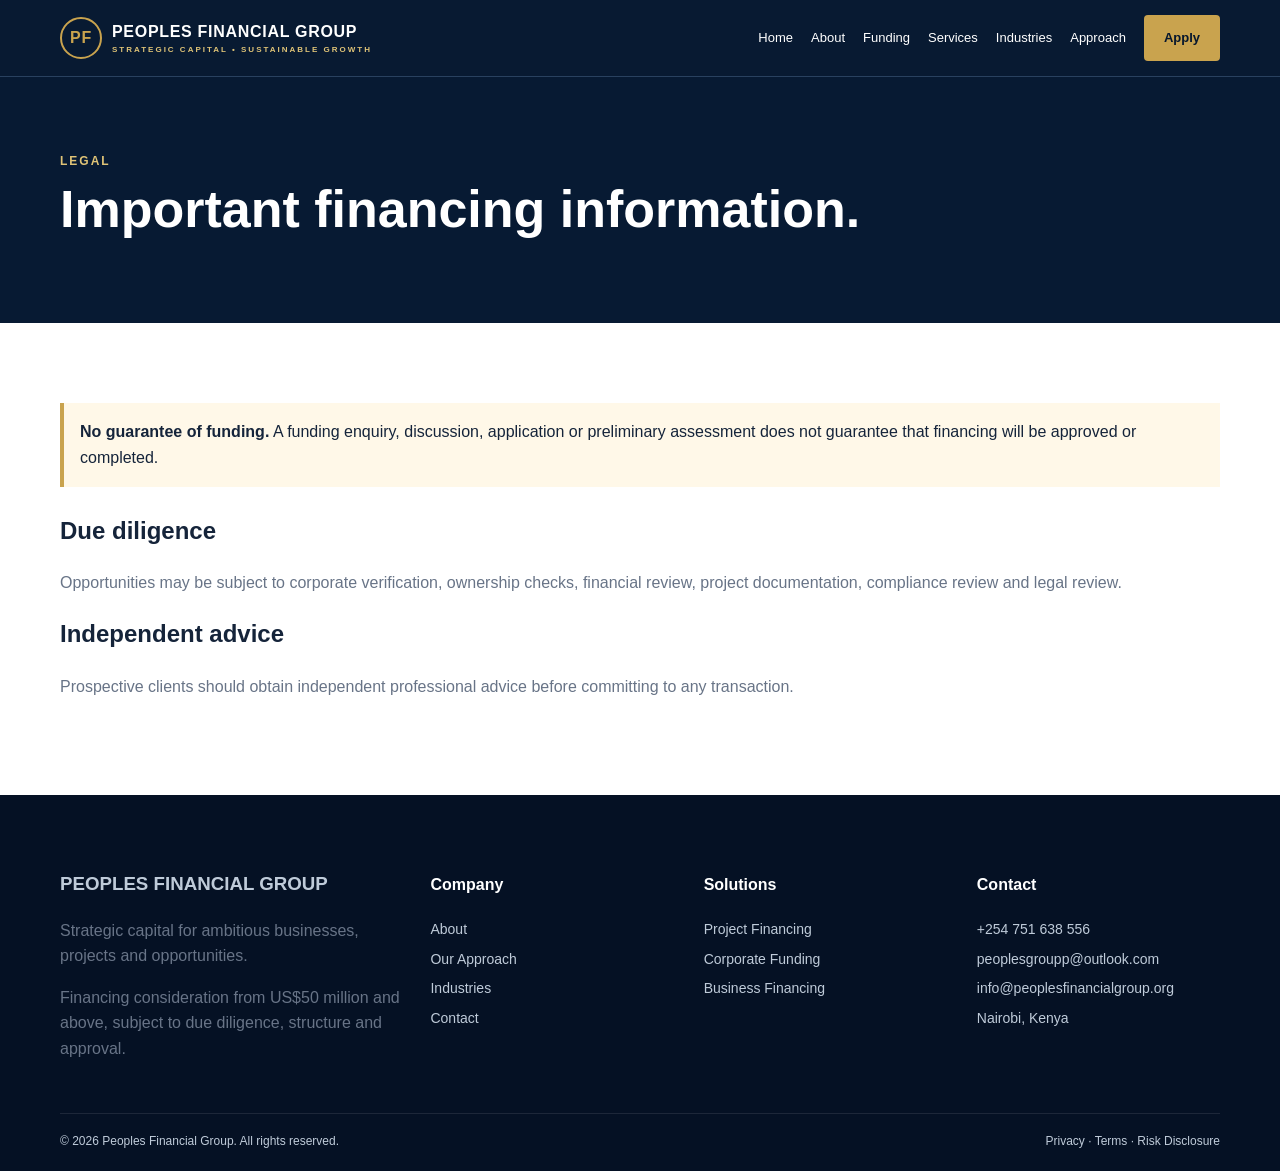
<file: risk.html>
<!doctype html><html><head><meta charset="utf-8"><meta name="viewport" content="width=device-width,initial-scale=1"><title>Risk Disclosure | Peoples Financial Group</title><meta name="description" content="Peoples Financial Group — strategic capital and financing consideration from US$50 million and above."><link rel="stylesheet" href="assets/style.css"><script async src="https://www.googletagmanager.com/gtag/js?id=AW-18564626756"></script><script>window.dataLayer=window.dataLayer||[];function gtag(){dataLayer.push(arguments);}gtag('js',new Date());gtag('config','AW-18564626756');</script></head><body><div class="nav"><div class="wrap navin"><a class="logo" href="index.html"><span class="mark">PF</span><span>PEOPLES FINANCIAL GROUP<small>STRATEGIC CAPITAL • SUSTAINABLE GROWTH</small></span></a><nav><a href="index.html">Home</a><a href="about.html">About</a><a href="funding.html">Funding</a><a href="services.html">Services</a><a href="industries.html">Industries</a><a href="approach.html">Approach</a><a class="btn gold" href="application.html">Apply</a></nav></div></div><main><section class="page"><div class="wrap"><div class="ey">Legal</div><h1>Important financing information.</h1></div></section><section><div class="wrap"><div class="notice"><b>No guarantee of funding.</b> A funding enquiry, discussion, application or preliminary assessment does not guarantee that financing will be approved or completed.</div><h2>Due diligence</h2><p>Opportunities may be subject to corporate verification, ownership checks, financial review, project documentation, compliance review and legal review.</p><h2>Independent advice</h2><p>Prospective clients should obtain independent professional advice before committing to any transaction.</p></div></section></main><footer><div class="wrap foot"><div><h3>PEOPLES FINANCIAL GROUP</h3><p>Strategic capital for ambitious businesses, projects and opportunities.</p><p>Financing consideration from US$50 million and above, subject to due diligence, structure and approval.</p></div><div><h4>Company</h4><a href="about.html">About</a><a href="approach.html">Our Approach</a><a href="industries.html">Industries</a><a href="contact.html">Contact</a></div><div><h4>Solutions</h4><a href="funding.html">Project Financing</a><a href="services.html">Corporate Funding</a><a href="services.html">Business Financing</a></div><div><h4>Contact</h4><a href="tel:+254751638556">+254 751 638 556</a><a href="mailto:peoplesgroupp@outlook.com">peoplesgroupp@outlook.com</a><a href="mailto:info@peoplesfinancialgroup.org">info@peoplesfinancialgroup.org</a><a href="contact.html">Nairobi, Kenya</a></div></div><div class="wrap legal"><span>© 2026 Peoples Financial Group. All rights reserved.</span><span><a href="privacy.html">Privacy</a> · <a href="terms.html">Terms</a> · <a href="risk.html">Risk Disclosure</a></span></div></footer></body></html>
</file>
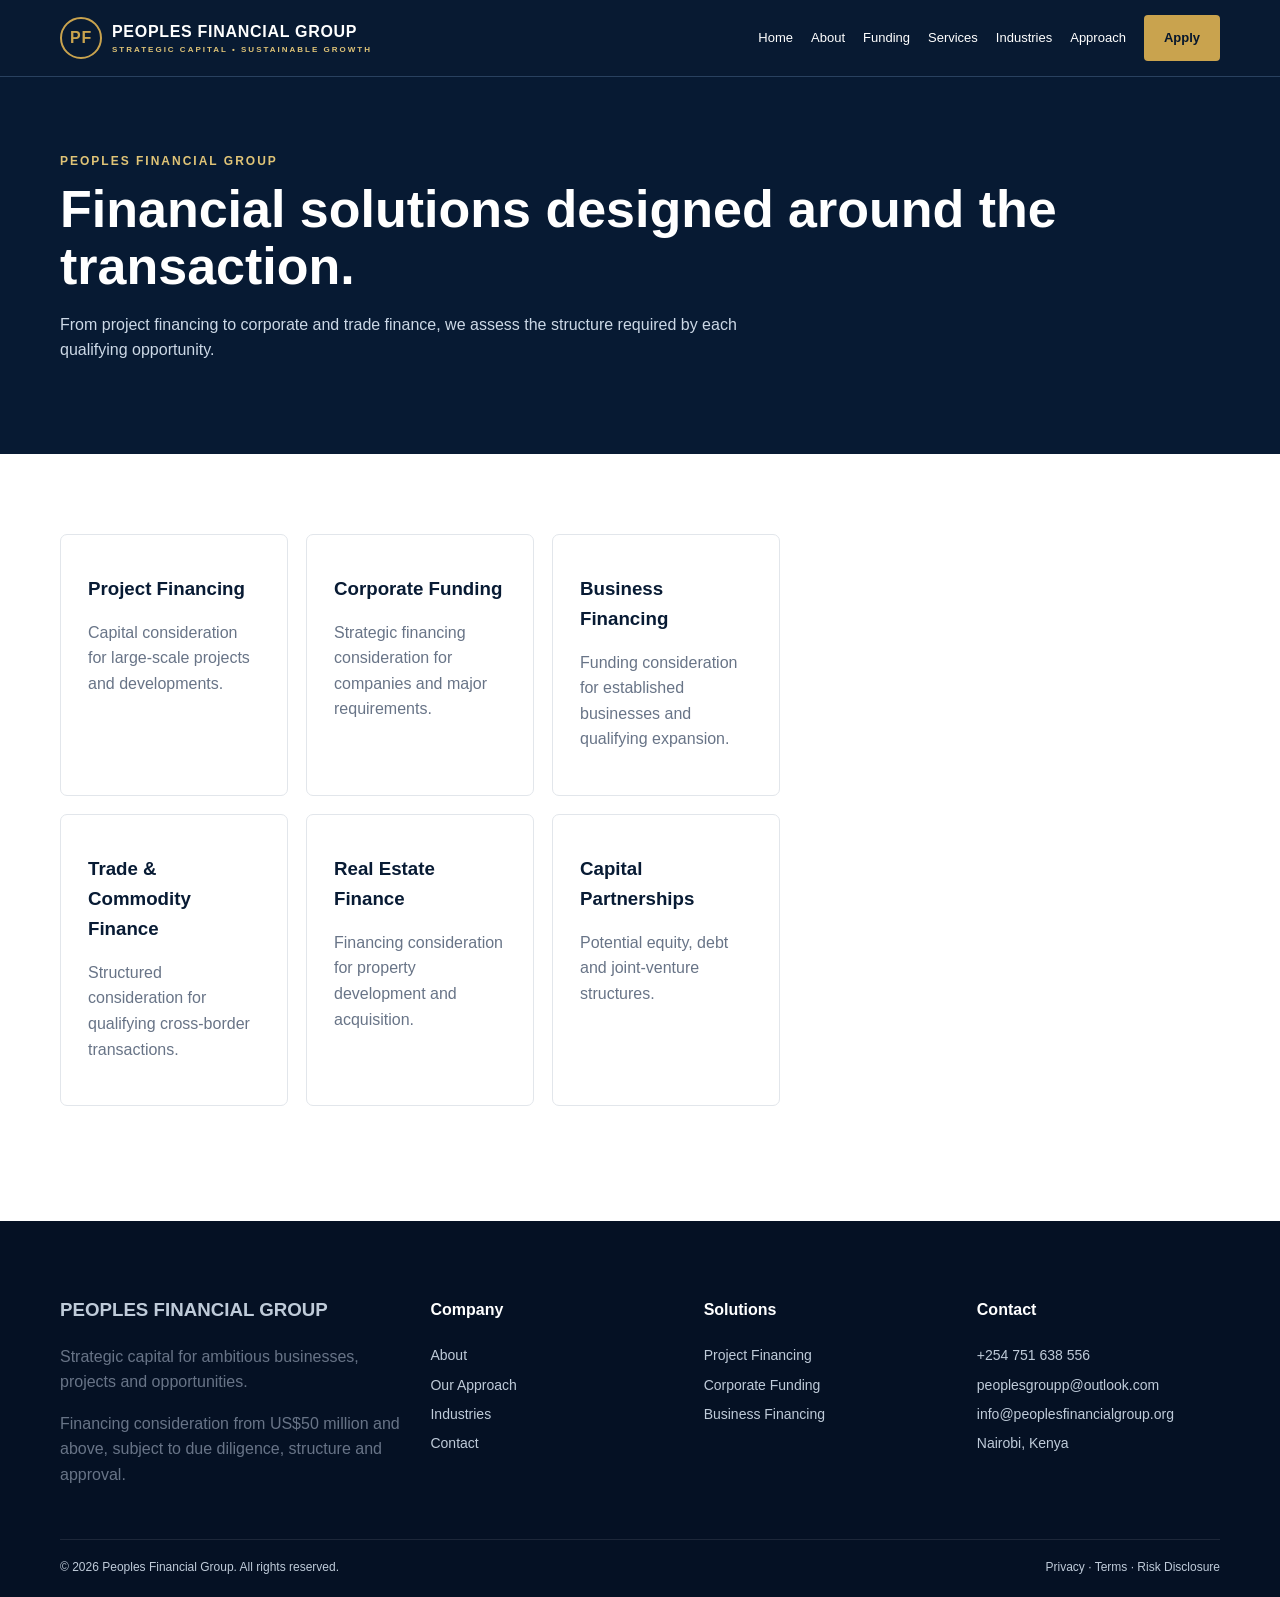
<file: services.html>
<!doctype html><html><head><meta charset="utf-8"><meta name="viewport" content="width=device-width,initial-scale=1"><title>Services | Peoples Financial Group</title><meta name="description" content="Peoples Financial Group — strategic capital and financing consideration from US$50 million and above."><link rel="stylesheet" href="assets/style.css">
<!-- Google tag (gtag.js) -->
<script async src="https://www.googletagmanager.com/gtag/js?id=AW-18564626756">
</script>
<script>
  window.dataLayer = window.dataLayer || [];
  function gtag(){dataLayer.push(arguments);}
  gtag('js', new Date());

  gtag('config', 'AW-18564626756');
</script>
</head>

<body><div class="nav"><div class="wrap navin"><a class="logo" href="index.html"><span class="mark">PF</span><span>PEOPLES FINANCIAL GROUP<small>STRATEGIC CAPITAL • SUSTAINABLE GROWTH</small></span></a><nav><a href="index.html">Home</a><a href="about.html">About</a><a href="funding.html">Funding</a><a href="services.html">Services</a><a href="industries.html">Industries</a><a href="approach.html">Approach</a><a class="btn gold" href="application.html">Apply</a></nav></div></div><main><section class="page"><div class="wrap"><div class="ey">Peoples Financial Group</div><h1>Financial solutions designed around the transaction.</h1><p>From project financing to corporate and trade finance, we assess the structure required by each qualifying opportunity.</p></div></section><section><div class="wrap"><div class="head"><div class="grid"><div class="card"><h3>Project Financing</h3><p>Capital consideration for large-scale projects and developments.</p></div><div class="card"><h3>Corporate Funding</h3><p>Strategic financing consideration for companies and major requirements.</p></div><div class="card"><h3>Business Financing</h3><p>Funding consideration for established businesses and qualifying expansion.</p></div><div class="card"><h3>Trade & Commodity Finance</h3><p>Structured consideration for qualifying cross-border transactions.</p></div><div class="card"><h3>Real Estate Finance</h3><p>Financing consideration for property development and acquisition.</p></div><div class="card"><h3>Capital Partnerships</h3><p>Potential equity, debt and joint-venture structures.</p></div></div></div></div></section></main><footer><div class="wrap foot"><div><h3>PEOPLES FINANCIAL GROUP</h3><p>Strategic capital for ambitious businesses, projects and opportunities.</p><p>Financing consideration from US$50 million and above, subject to due diligence, structure and approval.</p></div><div><h4>Company</h4><a href="about.html">About</a><a href="approach.html">Our Approach</a><a href="industries.html">Industries</a><a href="contact.html">Contact</a></div><div><h4>Solutions</h4><a href="funding.html">Project Financing</a><a href="services.html">Corporate Funding</a><a href="services.html">Business Financing</a></div><div><h4>Contact</h4><a href="tel:+254751638556">+254 751 638 556</a><a href="mailto:peoplesgroupp@outlook.com">peoplesgroupp@outlook.com</a><a href="mailto:info@peoplesfinancialgroup.org">info@peoplesfinancialgroup.org</a><a href="contact.html">Nairobi, Kenya</a></div></div><div class="wrap legal"><span>© 2026 Peoples Financial Group. All rights reserved.</span><span><a href="privacy.html">Privacy</a> · <a href="terms.html">Terms</a> · <a href="risk.html">Risk Disclosure</a></span></div></footer></body></html>
</file>
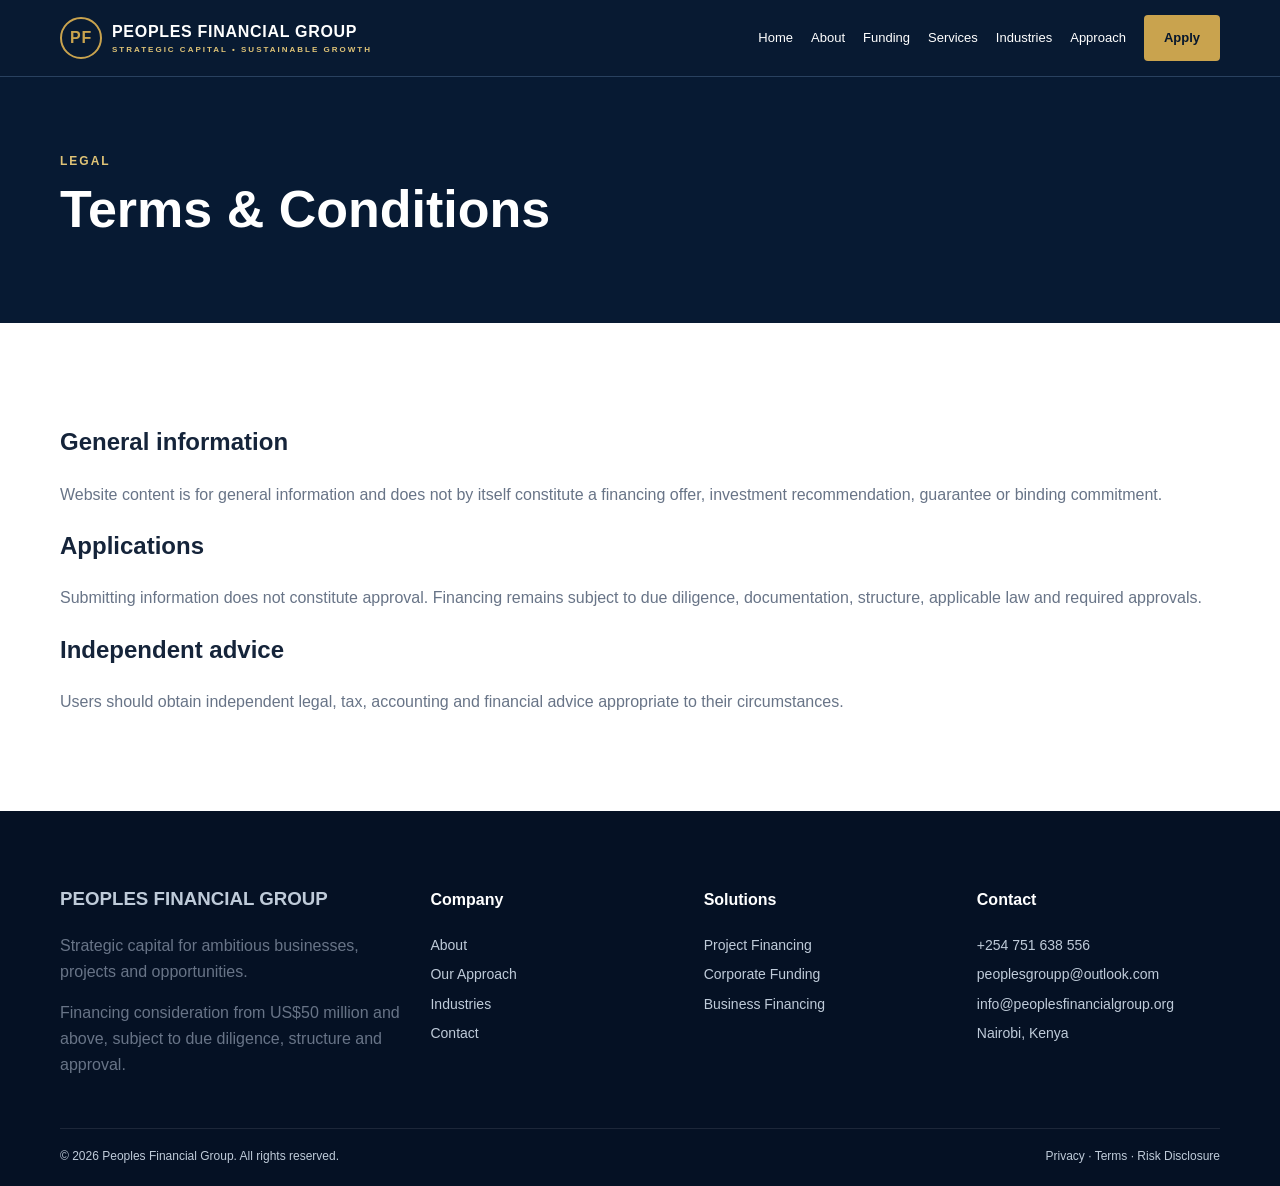
<file: terms.html>
<!doctype html><html><head><meta charset="utf-8"><meta name="viewport" content="width=device-width,initial-scale=1"><title>Terms & Conditions | Peoples Financial Group</title><meta name="description" content="Peoples Financial Group — strategic capital and financing consideration from US$50 million and above."><link rel="stylesheet" href="assets/style.css"><script async src="https://www.googletagmanager.com/gtag/js?id=AW-18564626756"></script><script>window.dataLayer=window.dataLayer||[];function gtag(){dataLayer.push(arguments);}gtag('js',new Date());gtag('config','AW-18564626756');</script></head><body><div class="nav"><div class="wrap navin"><a class="logo" href="index.html"><span class="mark">PF</span><span>PEOPLES FINANCIAL GROUP<small>STRATEGIC CAPITAL • SUSTAINABLE GROWTH</small></span></a><nav><a href="index.html">Home</a><a href="about.html">About</a><a href="funding.html">Funding</a><a href="services.html">Services</a><a href="industries.html">Industries</a><a href="approach.html">Approach</a><a class="btn gold" href="application.html">Apply</a></nav></div></div><main><section class="page"><div class="wrap"><div class="ey">Legal</div><h1>Terms & Conditions</h1></div></section><section><div class="wrap"><h2>General information</h2><p>Website content is for general information and does not by itself constitute a financing offer, investment recommendation, guarantee or binding commitment.</p><h2>Applications</h2><p>Submitting information does not constitute approval. Financing remains subject to due diligence, documentation, structure, applicable law and required approvals.</p><h2>Independent advice</h2><p>Users should obtain independent legal, tax, accounting and financial advice appropriate to their circumstances.</p></div></section></main><footer><div class="wrap foot"><div><h3>PEOPLES FINANCIAL GROUP</h3><p>Strategic capital for ambitious businesses, projects and opportunities.</p><p>Financing consideration from US$50 million and above, subject to due diligence, structure and approval.</p></div><div><h4>Company</h4><a href="about.html">About</a><a href="approach.html">Our Approach</a><a href="industries.html">Industries</a><a href="contact.html">Contact</a></div><div><h4>Solutions</h4><a href="funding.html">Project Financing</a><a href="services.html">Corporate Funding</a><a href="services.html">Business Financing</a></div><div><h4>Contact</h4><a href="tel:+254751638556">+254 751 638 556</a><a href="mailto:peoplesgroupp@outlook.com">peoplesgroupp@outlook.com</a><a href="mailto:info@peoplesfinancialgroup.org">info@peoplesfinancialgroup.org</a><a href="contact.html">Nairobi, Kenya</a></div></div><div class="wrap legal"><span>© 2026 Peoples Financial Group. All rights reserved.</span><span><a href="privacy.html">Privacy</a> · <a href="terms.html">Terms</a> · <a href="risk.html">Risk Disclosure</a></span></div></footer></body></html>
</file>
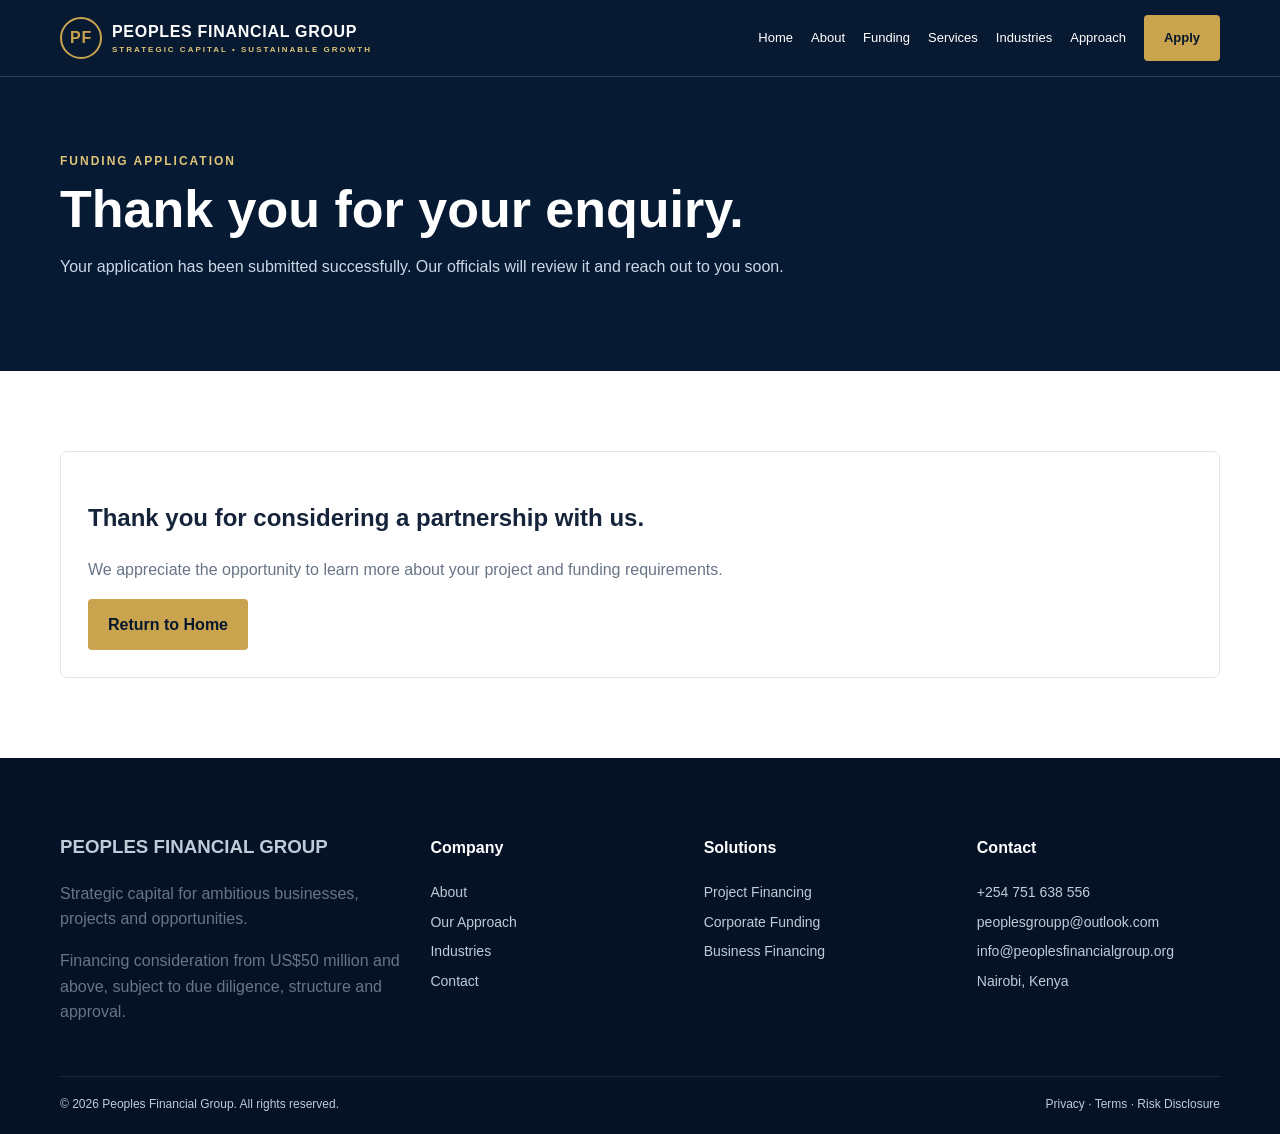
<file: thank-you.html>
<!doctype html>
<html lang="en">
<head>
    <meta charset="utf-8">
    <meta name="viewport" content="width=device-width, initial-scale=1">
    <meta name="robots" content="noindex, nofollow">
    <title>Thank You | Peoples Financial Group</title>
    <meta name="description" content="Thank you for submitting a funding enquiry to Peoples Financial Group.">
    <link rel="stylesheet" href="assets/style.css">
    <!-- Google tag (gtag.js) -->
    <script async src="https://www.googletagmanager.com/gtag/js?id=AW-18564626756"></script>
    <script>
        window.dataLayer = window.dataLayer || [];
        function gtag(){dataLayer.push(arguments);}
        gtag('js', new Date());
        gtag('config', 'AW-18564626756');

        if (sessionStorage.getItem('fundingApplicationSubmitted') === 'true') {
            sessionStorage.removeItem('fundingApplicationSubmitted');
            gtag('event', 'conversion', {
                'send_to': 'AW-18564626756/v3xECILy87YdEMTyppRF',
                'value': 1.0,
                'currency': 'USD'
            });
        }
    </script>
 
</head>
<body>
    <div class="nav">
        <div class="wrap navin">
            <a class="logo" href="index.html">
                <span class="mark">PF</span>
                <span>PEOPLES FINANCIAL GROUP<small>STRATEGIC CAPITAL • SUSTAINABLE GROWTH</small></span>
            </a>
            <nav>
                <a href="index.html">Home</a>
                <a href="about.html">About</a>
                <a href="funding.html">Funding</a>
                <a href="services.html">Services</a>
                <a href="industries.html">Industries</a>
                <a href="approach.html">Approach</a>
                <a class="btn gold" href="application.html">Apply</a>
            </nav>
        </div>
    </div>
    <main>
        <section class="page">
            <div class="wrap">
                <div class="ey">Funding Application</div>
                <h1>Thank you for your enquiry.</h1>
                <p>Your application has been submitted successfully. Our officials will review it and reach out to you soon.</p>
            </div>
        </section>
        <section>
            <div class="wrap">
                <div class="card">
                    <h2>Thank you for considering a partnership with us.</h2>
                    <p>We appreciate the opportunity to learn more about your project and funding requirements.</p>
                    <a class="btn gold" href="index.html">Return to Home</a>
                </div>
            </div>
        </section>
    </main>
    <footer>
        <div class="wrap foot">
            <div>
                <h3>PEOPLES FINANCIAL GROUP</h3>
                <p>Strategic capital for ambitious businesses, projects and opportunities.</p>
                <p>Financing consideration from US$50 million and above, subject to due diligence, structure and approval.</p>
            </div>
            <div>
                <h4>Company</h4>
                <a href="about.html">About</a>
                <a href="approach.html">Our Approach</a>
                <a href="industries.html">Industries</a>
                <a href="contact.html">Contact</a>
            </div>
            <div>
                <h4>Solutions</h4>
                <a href="funding.html">Project Financing</a>
                <a href="services.html">Corporate Funding</a>
                <a href="services.html">Business Financing</a>
            </div>
            <div>
                <h4>Contact</h4>
                <a href="tel:+254751638556">+254 751 638 556</a>
                <a href="mailto:peoplesgroupp@outlook.com">peoplesgroupp@outlook.com</a>
                <a href="mailto:info@peoplesfinancialgroup.org">info@peoplesfinancialgroup.org</a>
                <a href="contact.html">Nairobi, Kenya</a>
            </div>
        </div>
        <div class="wrap legal">
            <span>© 2026 Peoples Financial Group. All rights reserved.</span>
            <span><a href="privacy.html">Privacy</a> · <a href="terms.html">Terms</a> · <a href="risk.html">Risk Disclosure</a></span>
        </div>
    </footer>
</body>
</html>
</file>
<file: assets/style.css>
*{box-sizing:border-box}body{margin:0;font-family:Arial,sans-serif;color:#15243a;line-height:1.6}a{text-decoration:none;color:inherit}.wrap{max-width:1160px;margin:auto;width:92%}.top{background:#061426;color:#dbe5f1;padding:8px 0;font-size:13px;text-align:right}.nav{background:#081a32;color:white;position:sticky;top:0;z-index:5;border-bottom:1px solid #29415f}.navin{min-height:76px;display:flex;align-items:center;justify-content:space-between}.logo{display:flex;gap:10px;align-items:center;font-weight:800;letter-spacing:.7px}.mark{width:42px;height:42px;border:2px solid #c9a34e;border-radius:50%;display:grid;place-items:center;color:#c9a34e}.logo small{display:block;font-size:8px;letter-spacing:2px;color:#e0c477}nav{display:flex;gap:18px;align-items:center;font-size:13px}nav a:hover{color:#e0c477}.btn{display:inline-block;padding:13px 20px;border-radius:4px;font-weight:700}.gold{background:#c9a34e;color:#07172d}.outline{border:1px solid #fff;color:#fff}.hero{background:linear-gradient(115deg,#06172d 20%,#12395f 100%);color:#fff;padding:100px 0}.ey{color:#e0c477;text-transform:uppercase;letter-spacing:2px;font-size:12px;font-weight:800}.hero h1{font-size:clamp(44px,6vw,72px);line-height:1.05;max-width:820px;margin:16px 0}.hero p{font-size:19px;max-width:720px;color:#d5dfeb}.actions{display:flex;gap:12px;flex-wrap:wrap;margin-top:28px}.stats{display:grid;grid-template-columns:repeat(4,1fr);background:#fff;box-shadow:0 10px 35px #07182f22;border-radius:7px;margin-top:-48px;position:relative}.stat{text-align:center;padding:25px;border-right:1px solid #e4e8ed}.stat:last-child{border:0}.stat b{display:block;font-size:28px;color:#071a33}.stat span{font-size:11px;color:#6c7787;text-transform:uppercase;letter-spacing:1px}section{padding:80px 0}.head{max-width:720px;margin-bottom:35px}.head h2{font-size:39px;line-height:1.15;color:#071a33;margin:9px 0}.head p,p{color:#687487}.grid{display:grid;grid-template-columns:repeat(3,1fr);gap:18px}.card{border:1px solid #e2e6eb;border-radius:7px;padding:27px;background:#fff}.card h3{color:#081b34;margin:12px 0 7px}.icon{width:43px;height:43px;background:#f7f0df;color:#946e20;display:grid;place-items:center;font-weight:800;border-radius:4px}.dark{background:#071a33;color:white}.dark h2,.dark h3{color:white}.dark p{color:#cbd6e3}.split{display:grid;grid-template-columns:1fr 1fr;gap:50px}.panel{background:#0d2a4d;padding:30px;border:1px solid #355171;border-radius:7px}.check{margin:18px 0;color:#dbe4ee}.check b{color:#e0c477;margin-right:10px}.sectors{display:grid;grid-template-columns:repeat(4,1fr);gap:12px}.sector{border:1px solid #e2e6eb;padding:17px;border-radius:5px;font-weight:700}.cta{background:linear-gradient(120deg,#071a33,#173d68);color:#fff;padding:48px;border-radius:9px;display:flex;justify-content:space-between;align-items:center}.cta h2{margin:0;font-size:32px}.page{background:#071a33;color:#fff;padding:75px 0}.page h1{font-size:52px;margin:10px 0;line-height:1.1}.page p{color:#ccd8e6;max-width:730px}footer{background:#051124;color:#bfcbd9;padding:55px 0 20px}.foot{display:grid;grid-template-columns:1.4fr 1fr 1fr 1fr;gap:30px}.foot h4{color:#fff}.foot a{display:block;margin:7px 0;font-size:14px}.legal{border-top:1px solid #ffffff18;margin-top:35px;padding-top:18px;font-size:12px;display:flex;justify-content:space-between}.form{max-width:850px;border:1px solid #e1e5eb;padding:30px;border-radius:8px}.formgrid{display:grid;grid-template-columns:1fr 1fr;gap:18px}label{display:block;font-size:13px;font-weight:700;margin-bottom:6px}input,textarea,select{width:100%;padding:12px;border:1px solid #ccd3dc;border-radius:4px;margin-bottom:17px;font:inherit}textarea{min-height:130px}.notice{background:#fff8e8;border-left:4px solid #c9a34e;padding:16px;margin-bottom:25px}@media(max-width:850px){nav{display:none}.grid,.split,.foot{grid-template-columns:1fr 1fr}.sectors{grid-template-columns:1fr 1fr}.stats{grid-template-columns:1fr 1fr}}@media(max-width:560px){.grid,.split,.foot,.sectors,.formgrid,.stats{grid-template-columns:1fr}.cta{display:block}.hero{padding:75px 0}.page h1{font-size:40px}.legal{display:block}}
</file>
